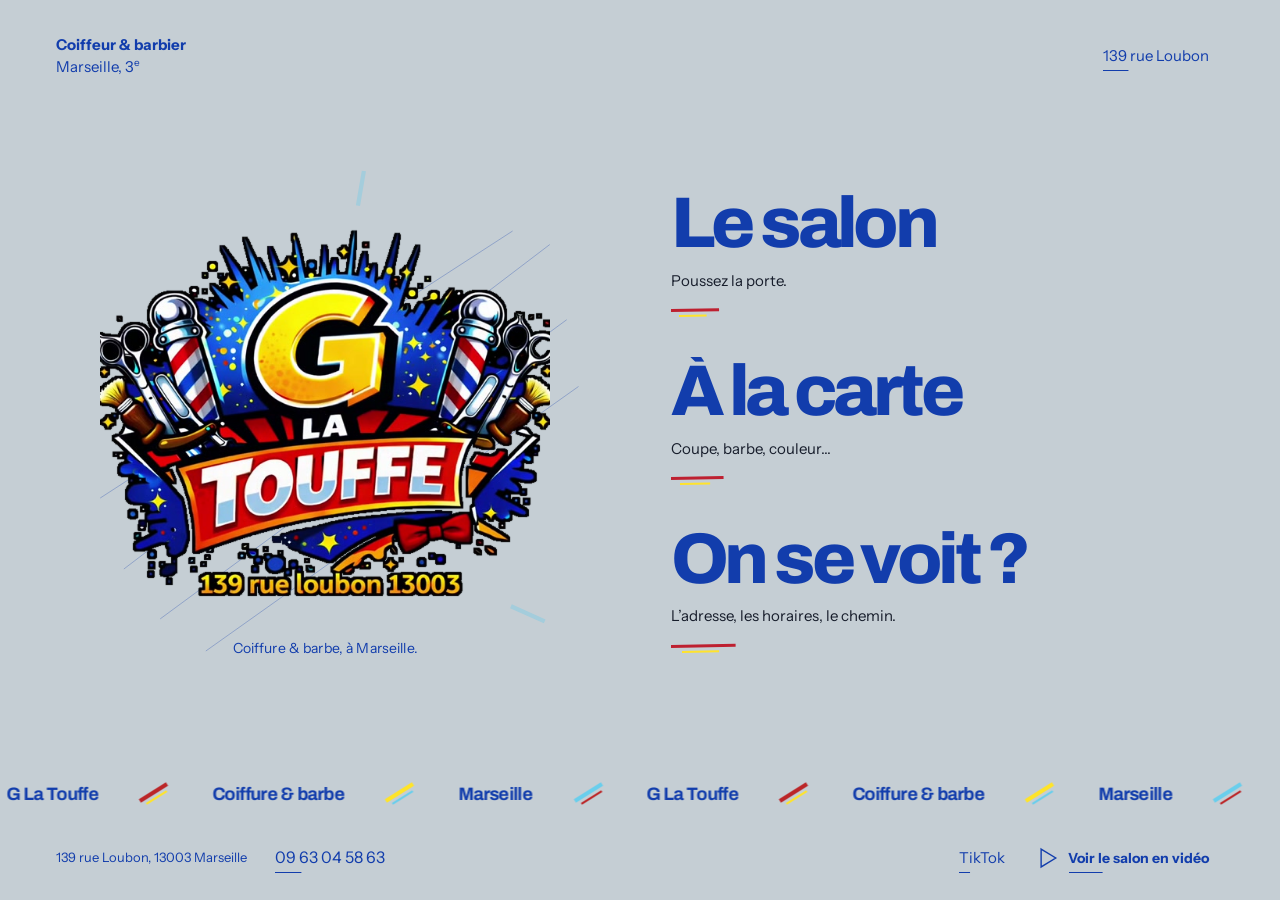
<file: index.html>
<!DOCTYPE html>
<html lang="fr" data-theme="index"><head><meta charset="utf-8">
<meta name="robots" content="noindex, nofollow, noarchive, noimageindex">
<meta name="referrer" content="no-referrer">
<meta property="og:type" content="website">
<meta property="og:locale" content="fr_FR">
<meta property="og:site_name" content="G La Touffe">
<meta property="og:title" content="G La Touffe — Coiffeur &amp; barbier à Marseille">
<meta property="og:description" content="Découvrez le salon, ses prestations et préparez votre visite au 139 rue Loubon, Marseille.">
<meta property="og:url" content="https://dyme133.github.io/g-la-touffe/">
<meta property="og:image" content="https://dyme133.github.io/g-la-touffe/assets/logo-glatouffe-transparent.png">
<meta property="og:image:width" content="576">
<meta property="og:image:height" content="576">
<meta property="og:image:alt" content="Logo de G La Touffe, coiffeur et barbier à Marseille">
<meta http-equiv="Content-Security-Policy" content="default-src 'none'; script-src 'self'; style-src 'self' 'unsafe-inline'; img-src 'self'; font-src 'self'; media-src 'self'; connect-src 'none'; object-src 'none'; base-uri 'none'; form-action 'none'; frame-src 'none'">
<script src="navigation.js"></script><meta name="viewport" content="width=device-width,initial-scale=1"><meta name="theme-color" content="#c5ced4"><meta name="description" content="G La Touffe, coiffeur et barbier à Marseille 3e. Découvrez le salon, ses prestations et préparez votre visite au 139 rue Loubon."><title>Coiffeur &amp; barbier à Marseille — G La Touffe</title><link rel="icon" type="image/png" href="assets/logo-glatouffe-64.png"><link rel="stylesheet" href="styles.css"><link rel="stylesheet" href="film-immersif.css"><link rel="stylesheet" href="signature-finitions.css"><link rel="preload" href="assets/fonts/archivo-normal-latin.woff2" as="font" type="font/woff2" crossorigin><script defer src="assets/vendor/gsap-3.13.0.min.js"></script><script defer src="app.js"></script></head>
<body class="index-page" data-page="index"><a class="skip-link" href="#contenu">Aller au contenu</a>
<header class="site-header"><p class="trade">Coiffeur &amp; barbier<br><span>Marseille, 3<sup>e</sup></span></p><div class="header-end"><a class="ink-link" href="venir.html">139 rue Loubon</a></div></header>
<main id="contenu" class="entrance" tabindex="-1"><h1 class="sr-only">G La Touffe, coiffeur et barbier à Marseille</h1><div class="brand-world"><svg class="brand-rays" viewBox="0 0 700 650" fill="none" aria-hidden="true"><path d="M112 512 616 128M84 428 572 112M155 571 636 217M209 609 650 296" stroke="currentColor"/><path d="m122 318-35-6m483 244 40 18M389 82l7-41" stroke="currentColor" stroke-width="3"/></svg><div class="brand-mark"><img src="assets/logo-glatouffe-transparent.png" alt="G La Touffe" width="576" height="576"></div><p class="brand-location">Coiffure &amp; barbe, à Marseille.</p></div><nav class="destination-menu" aria-label="Découvrir G La Touffe"><a class="destination" href="salon.html"><span class="destination-title"><span>Le salon</span></span><span class="destination-detail">Poussez la porte.</span><span class="destination-stroke" aria-hidden="true"></span></a><a class="destination" href="prestations.html"><span class="destination-title"><span>À la carte</span></span><span class="destination-detail">Coupe, barbe, couleur…</span><span class="destination-stroke" aria-hidden="true"></span></a><a class="destination" href="venir.html"><span class="destination-title"><span>On se voit ?</span></span><span class="destination-detail">L’adresse, les horaires, le chemin.</span><span class="destination-stroke" aria-hidden="true"></span></a></nav></main>
<div class="signature-ribbon" aria-hidden="true"><div class="ribbon-track"><span><b>G La Touffe</b><i></i><b>Coiffure &amp; barbe</b><i></i><b>Marseille</b><i></i><b>G La Touffe</b><i></i><b>Coiffure &amp; barbe</b><i></i><b>Marseille</b><i></i></span><span><b>G La Touffe</b><i></i><b>Coiffure &amp; barbe</b><i></i><b>Marseille</b><i></i><b>G La Touffe</b><i></i><b>Coiffure &amp; barbe</b><i></i><b>Marseille</b><i></i></span></div></div>
<footer class="site-footer"><a class="footer-home" href="venir.html">139 rue Loubon, 13003 Marseille</a><a class="ink-link footer-phone" href="tel:+33963045863" aria-label="Appeler le salon au 09 63 04 58 63">09&nbsp;63&nbsp;04&nbsp;58&nbsp;63</a><a class="ink-link social-link" href="https://www.tiktok.com/@glatouffe" target="_blank" rel="noopener noreferrer">TikTok<span class="sr-only"> (nouvel onglet)</span></a><a class="ink-link video-link" href="assets/visite-du-salon-web.mp4" data-open-film aria-haspopup="dialog"><svg viewBox="0 0 32 32" fill="none" aria-hidden="true"><path d="m10 5 18 11-18 11V5Z" stroke="currentColor" stroke-width="1.7"/></svg>Voir le salon en vidéo</a></footer>
<dialog class="film-dialog" aria-labelledby="film-title" aria-describedby="film-description"><div class="film-toolbar"><h2 id="film-title">Un tour chez G La Touffe.</h2><button type="button" class="ink-link" data-close-film autofocus>Fermer <span aria-hidden="true">×</span></button></div><div class="film-stage"><div class="film-screen"><video id="salon-film" controls playsinline muted preload="none" width="576" height="1024" data-poster="assets/salon-hero-960.webp" aria-label="Visite sans son du salon : postes, miroirs et espace d’attente."><source src="assets/visite-du-salon-web.mp4" type="video/mp4"><p><a href="assets/visite-du-salon-web.mp4">Ouvrir la vidéo du salon</a></p></video><div class="film-finish" hidden><p>Un tour de plus ?</p><button type="button" class="ink-link" data-replay-film>Revoir le salon <span aria-hidden="true">↻</span></button></div></div></div><p id="film-description" class="film-description">Une visite sans son.<br> Les postes, les miroirs, le salon.</p><p class="film-status" role="status" hidden>Utilisez les commandes pour lancer la vidéo, ou <a href="assets/visite-du-salon-web.mp4">ouvrez le fichier</a>.</p></dialog></body></html>
</file>
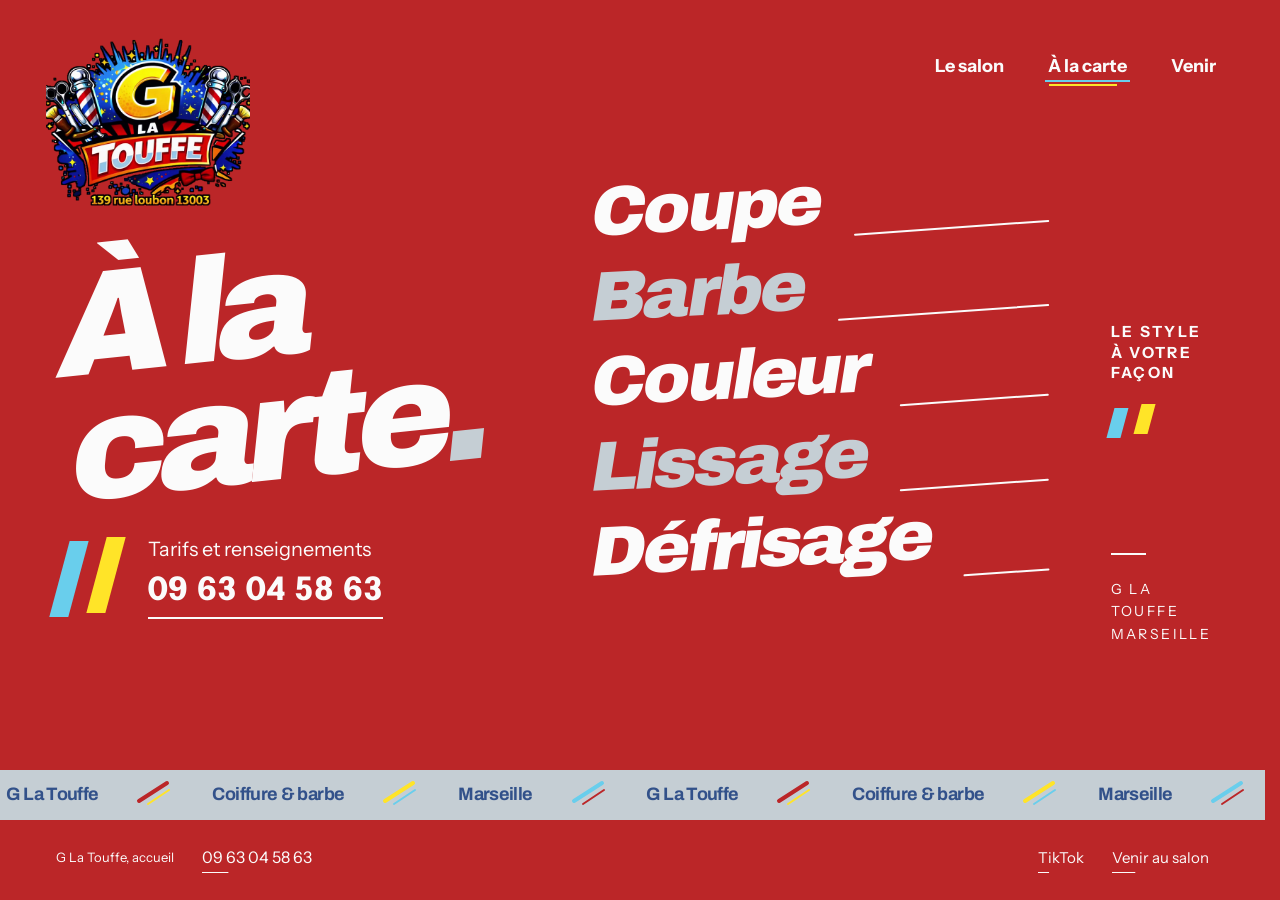
<file: prestations.html>
<!DOCTYPE html>
<html lang="fr" data-theme="prestations">
<head>
  <meta charset="utf-8">
  <meta name="robots" content="noindex, nofollow, noarchive, noimageindex">
  <meta name="referrer" content="no-referrer">
  <meta property="og:type" content="website">
  <meta property="og:locale" content="fr_FR">
  <meta property="og:site_name" content="G La Touffe">
  <meta property="og:title" content="À la carte — G La Touffe">
  <meta property="og:description" content="Coupe, barbe, couleur, lissage et défrisage. Tarifs et renseignements au 09 63 04 58 63.">
  <meta property="og:url" content="https://dyme133.github.io/g-la-touffe/prestations.html">
  <meta property="og:image" content="https://dyme133.github.io/g-la-touffe/assets/logo-glatouffe-transparent.png">
  <meta property="og:image:width" content="576">
  <meta property="og:image:height" content="576">
  <meta property="og:image:alt" content="Logo de G La Touffe, coiffeur et barbier à Marseille">
  <meta http-equiv="Content-Security-Policy" content="default-src 'none'; script-src 'self'; style-src 'self' 'unsafe-inline'; img-src 'self'; font-src 'self'; media-src 'self'; connect-src 'none'; object-src 'none'; base-uri 'none'; form-action 'none'; frame-src 'none'">
  <script src="navigation.js"></script>
  <meta name="viewport" content="width=device-width,initial-scale=1"><meta name="theme-color" content="#bb2628">
  <meta name="description" content="Coupe, barbe, couleur, lissage et défrisage chez G La Touffe à Marseille. Tarifs et renseignements au 09 63 04 58 63.">
  <title>À la carte — G La Touffe</title><link rel="icon" href="assets/logo-glatouffe-64.png" type="image/png">
  <link rel="stylesheet" href="styles.css"><link rel="stylesheet" href="signature-finitions.css"><link rel="stylesheet" href="affiche.css">
  <link rel="preload" href="assets/fonts/archivo-normal-latin.woff2" as="font" type="font/woff2" crossorigin>
  <script defer src="assets/vendor/gsap-3.13.0.min.js"></script><script defer src="app.js"></script><script defer src="affiche.js"></script>
</head>
<body class="prestations-page affiche" data-page="prestations">
<a class="skip-link" href="#contenu">Aller au contenu</a>
<header class="affiche-header"><a class="affiche-brand" href="index.html" aria-label="G La Touffe, accueil"><img src="assets/logo-glatouffe-transparent.png" srcset="assets/logo-glatouffe-200.png 200w, assets/logo-glatouffe-transparent.png 576w" sizes="(max-width: 370px) 86px, (max-width: 760px) 115px, (max-width: 969px) 155px, (max-width: 1687px) 16vw, 270px" alt="G La Touffe" width="576" height="576"></a><nav class="page-nav" aria-label="Navigation principale"><a href="salon.html">Le salon</a><a href="prestations.html" aria-current="page">À la carte</a><a href="venir.html">Venir</a></nav></header>
<main id="contenu" tabindex="-1">
  <section class="poster-stage carte-poster" aria-labelledby="carte-title">
    <div class="poster-lead"><h1 class="poster-title" id="carte-title"><span>À la</span><span>carte<span class="title-point">.</span></span></h1><div class="poster-practical"><span class="double-slash" aria-hidden="true"></span><div><p>Tarifs et renseignements</p><a class="poster-phone" href="tel:+33963045863" aria-label="Appeler le salon au 09 63 04 58 63">09&nbsp;63&nbsp;04&nbsp;58&nbsp;63</a></div></div></div>
    <ul class="poster-menu">
      <li><span>Coupe</span><i aria-hidden="true"><svg viewBox="0 0 400 32" width="400" height="32" focusable="false"><defs><linearGradient id="menu-ink-0" x1="0%" y1="0%" x2="100%" y2="0%"><stop offset="65%" stop-color="#69ceec"/><stop offset="65%" stop-color="#ffe428"/></linearGradient></defs><path class="menu-rule" d="M2 30 398 2" vector-effect="non-scaling-stroke"/><path class="menu-colour" d="M2 30 398 2" pathLength="1" stroke="url(#menu-ink-0)" vector-effect="non-scaling-stroke"/></svg></i></li>
      <li><span>Barbe</span><i aria-hidden="true"><svg viewBox="0 0 400 32" width="400" height="32" focusable="false"><defs><linearGradient id="menu-ink-1" x1="0%" y1="0%" x2="100%" y2="0%"><stop offset="65%" stop-color="#69ceec"/><stop offset="65%" stop-color="#ffe428"/></linearGradient></defs><path class="menu-rule" d="M2 30 398 2" vector-effect="non-scaling-stroke"/><path class="menu-colour" d="M2 30 398 2" pathLength="1" stroke="url(#menu-ink-1)" vector-effect="non-scaling-stroke"/></svg></i></li>
      <li><span>Couleur</span><i aria-hidden="true"><svg viewBox="0 0 400 32" width="400" height="32" focusable="false"><defs><linearGradient id="menu-ink-2" x1="0%" y1="0%" x2="100%" y2="0%"><stop offset="65%" stop-color="#69ceec"/><stop offset="65%" stop-color="#ffe428"/></linearGradient></defs><path class="menu-rule" d="M2 30 398 2" vector-effect="non-scaling-stroke"/><path class="menu-colour" d="M2 30 398 2" pathLength="1" stroke="url(#menu-ink-2)" vector-effect="non-scaling-stroke"/></svg></i></li>
      <li><span>Lissage</span><i aria-hidden="true"><svg viewBox="0 0 400 32" width="400" height="32" focusable="false"><defs><linearGradient id="menu-ink-3" x1="0%" y1="0%" x2="100%" y2="0%"><stop offset="65%" stop-color="#69ceec"/><stop offset="65%" stop-color="#ffe428"/></linearGradient></defs><path class="menu-rule" d="M2 30 398 2" vector-effect="non-scaling-stroke"/><path class="menu-colour" d="M2 30 398 2" pathLength="1" stroke="url(#menu-ink-3)" vector-effect="non-scaling-stroke"/></svg></i></li>
      <li><span>Défrisage</span><i aria-hidden="true"><svg viewBox="0 0 400 32" width="400" height="32" focusable="false"><defs><linearGradient id="menu-ink-4" x1="0%" y1="0%" x2="100%" y2="0%"><stop offset="65%" stop-color="#69ceec"/><stop offset="65%" stop-color="#ffe428"/></linearGradient></defs><path class="menu-rule" d="M2 30 398 2" vector-effect="non-scaling-stroke"/><path class="menu-colour" d="M2 30 398 2" pathLength="1" stroke="url(#menu-ink-4)" vector-effect="non-scaling-stroke"/></svg></i></li>
    </ul>
    <aside class="poster-aside"><p class="aside-trade">Le style<br>à votre<br>façon</p><span class="double-slash small-slash" aria-hidden="true"></span><p class="aside-bottom">G La Touffe<br>Marseille</p></aside>
  </section>
</main>
<div class="signature-ribbon" aria-hidden="true"><div class="ribbon-track"><span><b>G La Touffe</b><i><svg viewBox="0 0 36 32" width="36" height="32" focusable="false"><path d="M2 22 30 4"/><path d="M11 25 32 11"/></svg></i><b>Coiffure &amp; barbe</b><i><svg viewBox="0 0 36 32" width="36" height="32" focusable="false"><path d="M2 22 30 4"/><path d="M11 25 32 11"/></svg></i><b>Marseille</b><i><svg viewBox="0 0 36 32" width="36" height="32" focusable="false"><path d="M2 22 30 4"/><path d="M11 25 32 11"/></svg></i><b>G La Touffe</b><i><svg viewBox="0 0 36 32" width="36" height="32" focusable="false"><path d="M2 22 30 4"/><path d="M11 25 32 11"/></svg></i><b>Coiffure &amp; barbe</b><i><svg viewBox="0 0 36 32" width="36" height="32" focusable="false"><path d="M2 22 30 4"/><path d="M11 25 32 11"/></svg></i><b>Marseille</b><i><svg viewBox="0 0 36 32" width="36" height="32" focusable="false"><path d="M2 22 30 4"/><path d="M11 25 32 11"/></svg></i></span><span><b>G La Touffe</b><i><svg viewBox="0 0 36 32" width="36" height="32" focusable="false"><path d="M2 22 30 4"/><path d="M11 25 32 11"/></svg></i><b>Coiffure &amp; barbe</b><i><svg viewBox="0 0 36 32" width="36" height="32" focusable="false"><path d="M2 22 30 4"/><path d="M11 25 32 11"/></svg></i><b>Marseille</b><i><svg viewBox="0 0 36 32" width="36" height="32" focusable="false"><path d="M2 22 30 4"/><path d="M11 25 32 11"/></svg></i><b>G La Touffe</b><i><svg viewBox="0 0 36 32" width="36" height="32" focusable="false"><path d="M2 22 30 4"/><path d="M11 25 32 11"/></svg></i><b>Coiffure &amp; barbe</b><i><svg viewBox="0 0 36 32" width="36" height="32" focusable="false"><path d="M2 22 30 4"/><path d="M11 25 32 11"/></svg></i><b>Marseille</b><i><svg viewBox="0 0 36 32" width="36" height="32" focusable="false"><path d="M2 22 30 4"/><path d="M11 25 32 11"/></svg></i></span></div></div>
<footer class="site-footer"><a class="footer-home" href="index.html">G La Touffe, accueil</a><a class="ink-link footer-phone" href="tel:+33963045863" aria-label="Appeler le salon au 09 63 04 58 63">09&nbsp;63&nbsp;04&nbsp;58&nbsp;63</a><a class="ink-link social-link" href="https://www.tiktok.com/@glatouffe" target="_blank" rel="noopener noreferrer">TikTok<span class="sr-only"> (nouvel onglet)</span></a><a class="ink-link" href="venir.html">Venir au salon</a></footer>
</body></html>
</file>
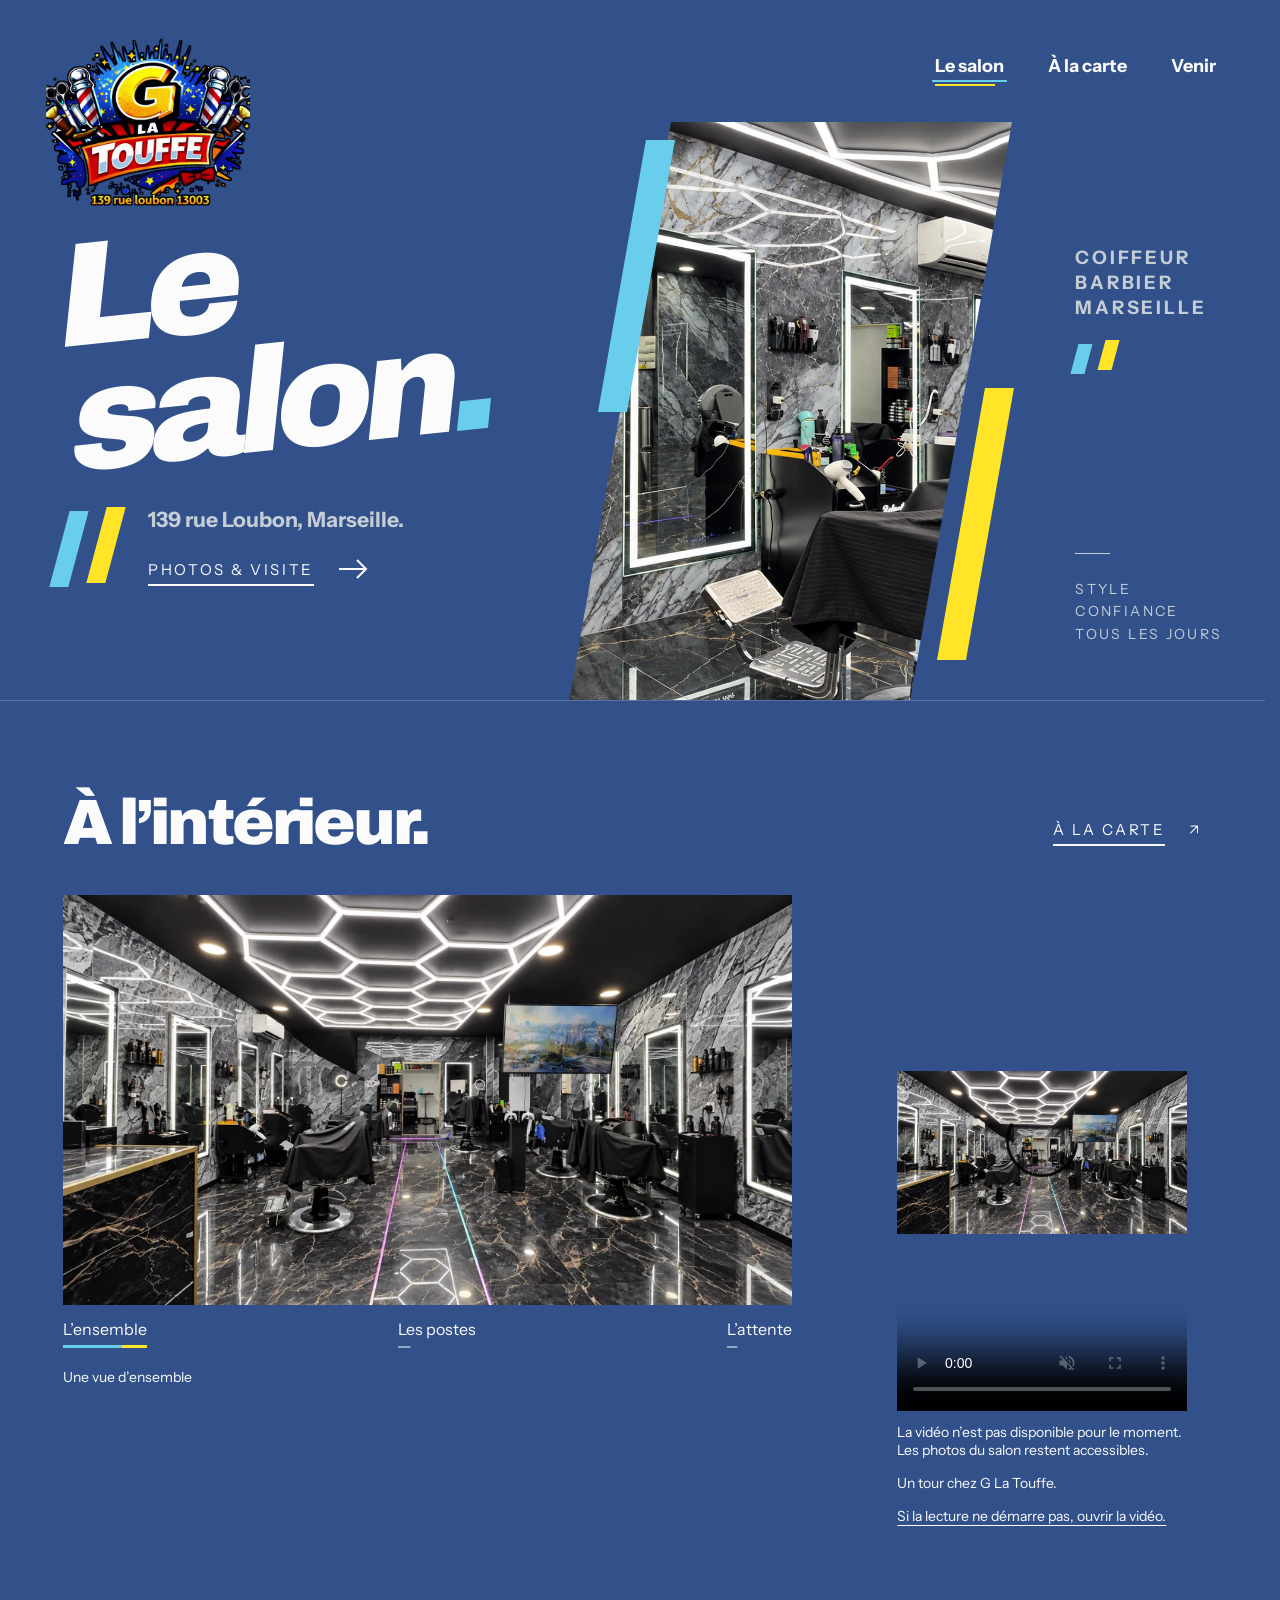
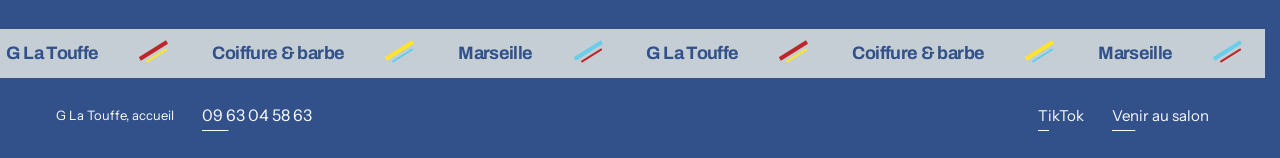
<file: salon.html>
<!DOCTYPE html>
<html lang="fr" data-theme="salon">
<head>
  <meta charset="utf-8">
  <meta name="robots" content="noindex, nofollow, noarchive, noimageindex">
  <meta name="referrer" content="no-referrer">
  <meta property="og:type" content="website">
  <meta property="og:locale" content="fr_FR">
  <meta property="og:site_name" content="G La Touffe">
  <meta property="og:title" content="Le salon — G La Touffe">
  <meta property="og:description" content="Les photos et la visite du salon, au 139 rue Loubon à Marseille.">
  <meta property="og:url" content="https://dyme133.github.io/g-la-touffe/salon.html">
  <meta property="og:image" content="https://dyme133.github.io/g-la-touffe/assets/logo-glatouffe-transparent.png">
  <meta property="og:image:width" content="576">
  <meta property="og:image:height" content="576">
  <meta property="og:image:alt" content="Logo de G La Touffe, coiffeur et barbier à Marseille">
  <meta http-equiv="Content-Security-Policy" content="default-src 'none'; script-src 'self'; style-src 'self' 'unsafe-inline'; img-src 'self'; font-src 'self'; media-src 'self'; connect-src 'none'; object-src 'none'; base-uri 'none'; form-action 'none'; frame-src 'none'">
  <script src="navigation.js"></script>
  <meta name="viewport" content="width=device-width,initial-scale=1">
  <meta name="theme-color" content="#32518a">
  <meta name="description" content="Découvrez G La Touffe, coiffeur et barbier au 139 rue Loubon à Marseille : photos et visite du salon.">
  <title>Le salon — G La Touffe</title>
  <link rel="icon" href="assets/logo-glatouffe-64.png" type="image/png">
  <link rel="stylesheet" href="styles.css"><link rel="stylesheet" href="signature-finitions.css"><link rel="stylesheet" href="affiche.css">
  <link rel="preload" href="assets/fonts/archivo-normal-latin.woff2" as="font" type="font/woff2" crossorigin>
  <script defer src="assets/vendor/gsap-3.13.0.min.js"></script><script defer src="app.js"></script><script defer src="affiche.js"></script>
</head>
<body class="salon-page affiche" data-page="salon">
<a class="skip-link" href="#contenu">Aller au contenu</a>
<header class="affiche-header">
  <a class="affiche-brand" href="index.html" aria-label="G La Touffe, accueil"><img src="assets/logo-glatouffe-transparent.png" srcset="assets/logo-glatouffe-200.png 200w, assets/logo-glatouffe-transparent.png 576w" sizes="(max-width: 370px) 86px, (max-width: 760px) 115px, (max-width: 969px) 155px, (max-width: 1687px) 16vw, 270px" alt="G La Touffe" width="576" height="576"></a>
  <nav class="page-nav" aria-label="Navigation principale"><a href="salon.html" aria-current="page">Le salon</a><a href="prestations.html">À la carte</a><a href="venir.html">Venir</a></nav>
</header>
<main id="contenu" tabindex="-1">
  <section class="poster-stage salon-poster" aria-labelledby="salon-title">
    <div class="poster-lead">
      <h1 class="poster-title" id="salon-title"><span>Le</span><span>salon<span class="title-point">.</span></span></h1>
      <div class="poster-practical"><span class="double-slash" aria-hidden="true"></span><div><p>139 rue Loubon, Marseille.</p><a class="poster-link" href="#les-photos"><span>Photos &amp; visite</span><svg viewBox="0 0 32 24" aria-hidden="true" fill="none"><path d="M1 12h27M19 3l9 9-9 9" stroke="currentColor" stroke-width="2"/></svg></a></div></div>
    </div>
    <div class="poster-picture"><span class="picture-mark cyan-mark" aria-hidden="true"></span><div class="picture-cut"><img src="assets/salon-stations-wide-1920x1080.webp" srcset="assets/salon-stations-960.webp 960w, assets/salon-stations-wide-1920x1080.webp 1920w" sizes="(max-width: 760px) 960px, (max-width: 1150px) 1000px, 1550px" alt="Fauteuils, miroirs lumineux et murs marbrés du salon" width="1920" height="1080" fetchpriority="high"></div><span class="picture-mark yellow-mark" aria-hidden="true"></span></div>
    <aside class="poster-aside"><p class="aside-trade">Coiffeur<br>Barbier<br>Marseille</p><span class="double-slash small-slash" aria-hidden="true"></span><p class="aside-bottom">Style<br>Confiance<br>Tous les jours</p></aside>
  </section>
  <section class="affiche-photos" id="les-photos" tabindex="-1" aria-labelledby="photos-title">
    <div class="photos-heading"><h2 id="photos-title">À l’intérieur.</h2><a class="poster-link" href="prestations.html"><span>À la carte</span><span aria-hidden="true">↗</span></a></div>
    <div class="photos-layout"><figure class="affiche-gallery">
      <div class="photo-mask" aria-busy="false"><img id="salon-photo" src="assets/salon-hero-wide-1920x1080.webp" srcset="assets/salon-hero-384.webp 384w, assets/salon-hero-960.webp 960w, assets/salon-hero-wide-1920x1080.webp 1920w" sizes="(min-width: 900px) 62vw, 92vw" alt="L’allée centrale et les fauteuils du salon G La Touffe" width="1920" height="1080" loading="lazy"></div>
      <figcaption><div class="photo-choices" hidden role="group" aria-label="Choisir une vue du salon"><button type="button" data-view="hero" aria-pressed="true" aria-controls="salon-photo">L’ensemble</button><button type="button" data-view="stations" aria-pressed="false" aria-controls="salon-photo">Les postes</button><button type="button" data-view="lounge" aria-pressed="false" aria-controls="salon-photo">L’attente</button></div><span class="photo-caption" id="photo-caption" aria-live="polite">Une vue d’ensemble</span><span class="photo-position sr-only">1 / 3</span><noscript><p><a href="assets/salon-stations-wide-1920x1080.webp">Voir les postes de coiffure</a></p></noscript></figcaption>
    </figure><figure class="affiche-film">
      <!-- [html-validate-disable-next no-autoplay] -->
      <video data-preview data-src="assets/visite-du-salon-web.mp4" autoplay muted loop playsinline controls controlslist="nofullscreen noremoteplayback" disablepictureinpicture preload="none" poster="assets/salon-hero-960.webp" width="576" height="1024" aria-label="Visite sans son du salon : postes, miroirs et espace d’attente."><p>La vidéo n’est pas disponible dans ce navigateur.</p></video>
      <p data-preview-status role="status" hidden>La vidéo n’est pas disponible pour le moment. Les photos restent accessibles.</p><figcaption>Un tour chez G La Touffe.<a class="preview-fallback" data-preview-fallback href="assets/visite-du-salon-web.mp4">Si la lecture ne démarre pas, ouvrir la vidéo.</a></figcaption>
    </figure></div>
  </section>
</main>
<div class="signature-ribbon" aria-hidden="true"><div class="ribbon-track"><span><b>G La Touffe</b><i></i><b>Coiffure &amp; barbe</b><i></i><b>Marseille</b><i></i><b>G La Touffe</b><i></i><b>Coiffure &amp; barbe</b><i></i><b>Marseille</b><i></i></span><span><b>G La Touffe</b><i></i><b>Coiffure &amp; barbe</b><i></i><b>Marseille</b><i></i><b>G La Touffe</b><i></i><b>Coiffure &amp; barbe</b><i></i><b>Marseille</b><i></i></span></div></div>
<footer class="site-footer"><a class="footer-home" href="index.html">G La Touffe, accueil</a><a class="ink-link footer-phone" href="tel:+33963045863" aria-label="Appeler le salon au 09 63 04 58 63">09&nbsp;63&nbsp;04&nbsp;58&nbsp;63</a><a class="ink-link social-link" href="https://www.tiktok.com/@glatouffe" target="_blank" rel="noopener noreferrer">TikTok<span class="sr-only"> (nouvel onglet)</span></a><a class="ink-link" href="venir.html">Venir au salon</a></footer>
</body></html>
</file>
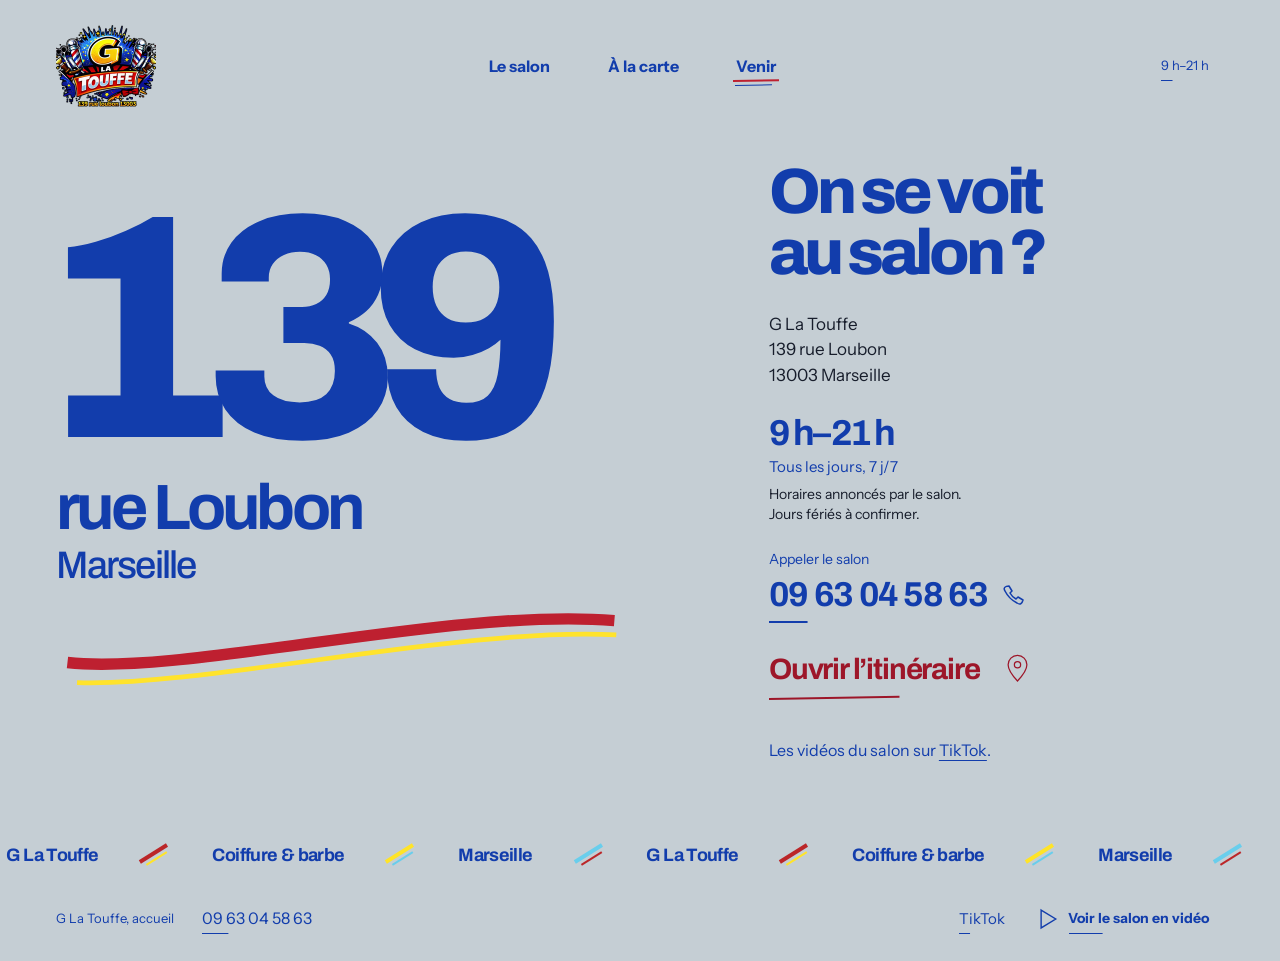
<file: venir.html>
<!DOCTYPE html>
<html lang="fr" data-theme="venir"><head><meta charset="utf-8">
<meta name="robots" content="noindex, nofollow, noarchive, noimageindex">
<meta name="referrer" content="no-referrer">
<meta property="og:type" content="website">
<meta property="og:locale" content="fr_FR">
<meta property="og:site_name" content="G La Touffe">
<meta property="og:title" content="Venir au salon — G La Touffe">
<meta property="og:description" content="139 rue Loubon, 13003 Marseille. Adresse, horaires, itinéraire et contact du salon.">
<meta property="og:url" content="https://dyme133.github.io/g-la-touffe/venir.html">
<meta property="og:image" content="https://dyme133.github.io/g-la-touffe/assets/logo-glatouffe-transparent.png">
<meta property="og:image:width" content="576">
<meta property="og:image:height" content="576">
<meta property="og:image:alt" content="Logo de G La Touffe, coiffeur et barbier à Marseille">
<meta http-equiv="Content-Security-Policy" content="default-src 'none'; script-src 'self'; style-src 'self' 'unsafe-inline'; img-src 'self'; font-src 'self'; media-src 'self'; connect-src 'none'; object-src 'none'; base-uri 'none'; form-action 'none'; frame-src 'none'">
<script src="navigation.js"></script><meta name="viewport" content="width=device-width,initial-scale=1"><meta name="theme-color" content="#c5ced4"><meta name="description" content="Retrouvez G La Touffe au 139 rue Loubon, 13003 Marseille. Horaires du salon et itinéraire pour votre prochain passage."><title>Venir au salon — G La Touffe</title><link rel="icon" type="image/png" href="assets/logo-glatouffe-64.png"><link rel="stylesheet" href="styles.css"><link rel="stylesheet" href="film-immersif.css"><link rel="stylesheet" href="signature-finitions.css"><link rel="preload" href="assets/fonts/archivo-normal-latin.woff2" as="font" type="font/woff2" crossorigin><script defer src="assets/vendor/gsap-3.13.0.min.js"></script><script defer src="app.js"></script></head>
<body class="venir-page" data-page="venir"><a class="skip-link" href="#contenu">Aller au contenu</a>
<header class="site-header"><a class="mini-brand" href="index.html" aria-label="G La Touffe, accueil"><img src="assets/logo-glatouffe-200.png" alt="G La Touffe" width="576" height="576"></a><nav class="page-nav" aria-label="Navigation principale"><a href="salon.html">Le salon</a><a href="prestations.html">À la carte</a><a href="venir.html" aria-current="page">Venir</a></nav><div class="header-end"><a class="ink-link header-hours" href="venir.html" aria-label="Horaires et adresse : 9 h à 21 h">9 h–21 h</a></div></header>
<main id="contenu" class="visit-stage" tabindex="-1"><div class="address-art" aria-hidden="true"><span class="address-number">139</span><span class="address-street">rue Loubon</span><span class="address-city">Marseille</span><svg viewBox="0 0 600 100" fill="none"><path d="M12 74C134 88 413 16 586 30" stroke="currentColor" stroke-width="12"/><path d="M22 95C154 100 428 36 588 45" stroke="#ffe32c" stroke-width="5"/></svg></div><div class="visit-info"><h1>On se voit<br>au salon ?</h1><address>G La Touffe<br>139 rue Loubon<br>13003 Marseille</address><div class="hours"><strong>9 h–21 h</strong><span>Tous les jours, 7 j/7</span><small>Horaires annoncés par le salon.<br>Jours fériés à confirmer.</small></div><div class="visit-contact"><p class="phone-label">Appeler le salon</p><a class="phone-action" href="tel:+33963045863" aria-label="Appeler le salon au 09 63 04 58 63"><span class="phone-number">09&nbsp;63&nbsp;04&nbsp;58&nbsp;63<svg viewBox="0 0 24 24" fill="none" aria-hidden="true"><path d="m7 3 3 5-2 2c1.6 3 3 4.4 6 6l2-2 5 3c-1 4-3 5-6 3C9 17 6 14 3 8 1 5 3 3 7 3Z" stroke="currentColor" stroke-width="1.5" stroke-linejoin="round"/></svg></span></a></div><a class="ribbon-action route-action" href="https://www.google.com/maps/dir/?api=1&amp;destination=139+rue+Loubon+13003+Marseille" target="_blank" rel="noopener noreferrer"><span>Ouvrir l’itinéraire<span class="sr-only"> dans Google Maps (nouvel onglet)</span></span><svg viewBox="0 0 40 48" fill="none" aria-hidden="true"><path d="M20 44S5 28 5 18a15 15 0 1 1 30 0c0 10-15 26-15 26Z" stroke="currentColor" stroke-width="2"/><circle cx="20" cy="18" r="5" stroke="currentColor" stroke-width="2"/></svg></a><p class="visit-social">Les vidéos du salon sur <a href="https://www.tiktok.com/@glatouffe" target="_blank" rel="noopener noreferrer">TikTok<span class="sr-only"> (nouvel onglet)</span></a>.</p></div></main>
<div class="signature-ribbon" aria-hidden="true"><div class="ribbon-track"><span><b>G La Touffe</b><i></i><b>Coiffure &amp; barbe</b><i></i><b>Marseille</b><i></i><b>G La Touffe</b><i></i><b>Coiffure &amp; barbe</b><i></i><b>Marseille</b><i></i></span><span><b>G La Touffe</b><i></i><b>Coiffure &amp; barbe</b><i></i><b>Marseille</b><i></i><b>G La Touffe</b><i></i><b>Coiffure &amp; barbe</b><i></i><b>Marseille</b><i></i></span></div></div>
<footer class="site-footer"><a class="footer-home" href="index.html">G La Touffe, accueil</a><a class="ink-link footer-phone" href="tel:+33963045863" aria-label="Appeler le salon au 09 63 04 58 63">09&nbsp;63&nbsp;04&nbsp;58&nbsp;63</a><a class="ink-link social-link" href="https://www.tiktok.com/@glatouffe" target="_blank" rel="noopener noreferrer">TikTok<span class="sr-only"> (nouvel onglet)</span></a><a class="ink-link video-link" href="assets/visite-du-salon-web.mp4" data-open-film aria-haspopup="dialog"><svg viewBox="0 0 32 32" fill="none" aria-hidden="true"><path d="m10 5 18 11-18 11V5Z" stroke="currentColor" stroke-width="1.7"/></svg>Voir le salon en vidéo</a></footer>
<dialog class="film-dialog" aria-labelledby="film-title" aria-describedby="film-description"><div class="film-toolbar"><h2 id="film-title">Un tour chez G La Touffe.</h2><button type="button" class="ink-link" data-close-film autofocus>Fermer <span aria-hidden="true">×</span></button></div><div class="film-stage"><div class="film-screen"><video id="salon-film" controls playsinline muted preload="none" width="576" height="1024" data-poster="assets/salon-hero-960.webp" aria-label="Visite sans son du salon : postes, miroirs et espace d’attente."><source src="assets/visite-du-salon-web.mp4" type="video/mp4"><p><a href="assets/visite-du-salon-web.mp4">Ouvrir la vidéo du salon</a></p></video><div class="film-finish" hidden><p>Un tour de plus ?</p><button type="button" class="ink-link" data-replay-film>Revoir le salon <span aria-hidden="true">↻</span></button></div></div></div><p id="film-description" class="film-description">Une visite sans son.<br> Les postes, les miroirs, le salon.</p><p class="film-status" role="status" hidden>Utilisez les commandes pour lancer la vidéo, ou <a href="assets/visite-du-salon-web.mp4">ouvrez le fichier</a>.</p></dialog></body></html>
</file>
<file: styles.css>
/* Signature base layout. Active interaction refinements follow in signature-finitions.css.
   R15: historical declarations overridden there are removed; stylesheet order remains required. */
@font-face{font-family:Instrument;src:url(assets/fonts/InstrumentSans-Regular.woff2)format("woff2"),url(assets/fonts/InstrumentSans-Regular.ttf)format("truetype");font-weight:400;font-display:swap}
@font-face{font-family:Instrument;src:url(assets/fonts/InstrumentSans-Bold.woff2)format("woff2"),url(assets/fonts/InstrumentSans-Bold.ttf)format("truetype");font-weight:700;font-display:swap}
@font-face{font-family:Archivo;src:url(assets/fonts/archivo-normal-latin.woff2)format("woff2");font-weight:100 900;font-display:swap}
:root{--silver:#c5ced4;--blue:#123dac;--red:#be2030;--yellow:#ffe32c;--cyan:#66ccec;--ink:#171d2b;--pad:clamp(22px,4.4vw,76px);--ease:cubic-bezier(.2,.75,.2,1);color-scheme:light;font-family:Instrument,Arial,sans-serif;color:var(--blue);background:var(--silver)}
*{box-sizing:border-box}
html{scrollbar-gutter:stable}
body{margin:0;min-height:100svh;display:flex;flex-direction:column}
a{color:inherit;text-decoration:none}
button{font:inherit;color:inherit;border:0;background:none;cursor:pointer}
img,svg{display:block}
img{max-width:100%;height:auto}
button,a{-webkit-tap-highlight-color:transparent}
button,summary{touch-action:manipulation}
p,h1,h2,figure{margin:0}
a,button,summary{outline-offset:6px}
main:focus{outline:none;box-shadow:none}
::selection{background:var(--yellow);color:var(--blue)}
[hidden]{display:none!important}
.sr-only{position:absolute;width:1px;height:1px;padding:0;margin:-1px;overflow:hidden;clip-path:inset(50%);white-space:nowrap;border:0}
.skip-link{position:fixed;top:12px;left:20px;padding:12px 18px;background:var(--yellow);color:var(--blue);z-index:100;transform:translateY(-160%)}
.skip-link:focus{transform:none}
.site-header{min-height:112px;display:flex;align-items:center;justify-content:space-between;gap:24px;padding:12px var(--pad);position:relative;z-index:2}
.trade{font-size:15px;font-weight:700;line-height:1.45}
.trade span{font-weight:400}
.trade sup{font-size:10px}
.header-end{display:flex;gap:40px;align-items:center}
.ink-link{position:relative;display:inline-flex;align-items:center;gap:9px;min-height:44px;font-size:15px;line-height:1.35}
.ink-link::after{content:"";position:absolute;bottom:7px;left:0;right:0;background:currentColor;transform-origin:left}
.ink-link:hover::after,.ink-link:focus-visible::after{transform:scaleX(1)}
.mini-brand{flex-shrink:0;display:block}
.mini-brand img{aspect-ratio:1;object-fit:contain}
.page-nav{display:flex;align-items:center;gap:clamp(22px,4vw,60px);margin-left:auto;margin-right:auto}
.page-nav a{position:relative;display:flex;align-items:center;min-height:44px;font-size:16px}
.page-nav a[aria-current],.page-nav a:hover{font-weight:700}
.site-footer{display:flex;align-items:center;padding:20px var(--pad) 25px;font-size:13px;line-height:1.4;margin-top:auto}
.footer-home{padding-block:12px;min-height:44px}
.footer-home:hover{text-decoration:underline;text-underline-offset:5px}
.social-link{margin-left:auto}
.video-link{font-weight:700}
.video-link svg{width:26px;height:26px;flex-shrink:0}
.video-link::after{left:36px}
.entrance{display:grid;grid-template-columns:1fr 1fr;gap:clamp(30px,6vw,105px);align-items:center;padding:15px var(--pad) 25px}
.brand-world{position:relative;min-width:0;display:grid;place-items:center;align-self:stretch;align-content:center}
.brand-mark{position:relative;z-index:1;isolation:isolate}
.brand-mark img{width:100%;aspect-ratio:1;object-fit:contain}
.brand-rays{position:absolute;width:110%;height:110%;max-width:650px;max-height:650px;left:50%;top:48%;transform:translate(-50%,-50%);color:var(--blue);pointer-events:none}
.brand-location{position:relative;letter-spacing:.01em}
.destination-menu{display:flex;flex-direction:column;align-items:flex-start;padding:15px 0 25px;min-width:0}
.destination{position:relative;display:grid;line-height:.95;isolation:isolate}
.destination-title{font-family:Archivo,Arial,sans-serif;letter-spacing:-.064em;font-size:clamp(44px,5.6vw,93px);font-weight:800;position:relative;z-index:1;white-space:nowrap}
.destination-detail{letter-spacing:0;line-height:1.5;color:var(--ink)}
.destination:hover .destination-title{color:var(--red)}
.prestations-page{background:var(--red)}
.prestations-page .page-nav a::after{background:var(--silver)}
.service-stage{padding:32px var(--pad) 40px;display:grid;grid-template-columns:1fr 1.2fr;column-gap:clamp(60px,12vw,185px);row-gap:22px;align-items:start}
.service-preface{grid-column:1;grid-row:1}
.service-preface h1{font:800 clamp(90px,10vw,156px)/.84 Archivo,Arial,sans-serif;letter-spacing:-.075em;margin:8px 0 32px}
.service-preface p{font-size:21px;line-height:1.35;margin-bottom:22px}
.service-list{grid-column:2;grid-row:1/3;padding-top:0}
.service{border-bottom:1px solid #ffe32c70}
.service summary{list-style:none;padding:14px 0;display:flex;align-items:center;justify-content:space-between;gap:20px;cursor:pointer;font:700 clamp(32px,3.7vw,57px)/1.06 Archivo,Arial,sans-serif;letter-spacing:-.045em}
.service summary::-webkit-details-marker{display:none}
.service-symbol{position:relative;flex-shrink:0}
.service-symbol::before,.service-symbol::after{content:"";position:absolute;left:0;width:100%;background:currentColor}
.service-symbol::after{transform:rotate(90deg);transition:transform .25s var(--ease)}
.service[open] .service-symbol::after{transform:rotate(0)}
.service-answer{color:#fff4e2;padding:0 36px 28px 0;max-width:470px;font-size:15px;line-height:1.55}
.service-answer p+p{margin-top:9px;opacity:.92}
.service-answer p:first-child{font-weight:700}
.service-practical{grid-column:1;grid-row:2;align-self:end;padding-top:15px}
.service-practical p{line-height:1.5;margin-bottom:24px}
.ribbon-action{display:inline-flex;align-items:center;gap:25px;position:relative;padding:5px 0 18px;font-family:Archivo,Arial,sans-serif;font-size:clamp(21px,2.2vw,32px);font-weight:700;letter-spacing:-.04em;isolation:isolate}
.ribbon-action::after{content:"";position:absolute;bottom:4px;left:0;right:0;background:currentColor;transform-origin:left;transition:transform .3s var(--ease)}
.ribbon-action:hover::after{transform:rotate(0) scaleX(.65)}
.ribbon-action svg{height:35px;flex-shrink:0;transition:transform .3s var(--ease)}
.ribbon-action:hover svg{transform:translateY(-5px)}
.visit-stage{display:grid;grid-template-columns:1.3fr 1fr;gap:clamp(50px,11vw,170px);align-items:center;padding:30px var(--pad) 45px}
.address-art{position:relative;display:flex;flex-direction:column;color:var(--blue);font-family:Archivo,Arial,sans-serif;padding-bottom:45px;align-items:flex-start}
.address-number{font-size:clamp(160px,25vw,390px);font-weight:800;line-height:.8;letter-spacing:-.105em;margin-left:-.065em}
.address-street{font-size:clamp(36px,5vw,76px);font-weight:700;letter-spacing:-.06em;line-height:1.1;margin-top:15px}
.address-city{font-size:clamp(25px,3vw,44px);font-weight:500;letter-spacing:-.045em;line-height:1.1}
.address-art svg{width:110%;margin-top:6px;color:var(--red)}
.visit-info h1{font:800 clamp(43px,5vw,74px)/.95 Archivo,Arial,sans-serif;letter-spacing:-.065em;margin-bottom:28px}
.visit-info address{font-style:normal;font-size:17px;line-height:1.5;color:var(--ink)}
.hours{display:grid;gap:3px;margin:26px 0}
.hours strong{font:700 36px/1.1 Archivo,Arial,sans-serif;letter-spacing:-.05em}
.hours span{font-size:15px}
.hours small{line-height:1.45;color:var(--ink);margin-top:5px}
.route-action{color:var(--red);font-size:clamp(21px,2.3vw,32px)}
.visit-social{margin-top:24px;line-height:1.5}
.visit-social a{text-decoration:underline;text-underline-offset:4px}
html:has(.film-dialog[open]){overflow:hidden}
@media (min-width:1600px) {
  .entrance,.service-stage,.visit-stage{width:min(100%,1800px);margin-inline:auto}
  .destination-title{font-size:98px}
}
@media (max-width:1100px) {
  .service-stage{column-gap:70px}
  .service-preface h1{font-size:105px}
  .service summary{font-size:40px}
  .visit-stage{gap:65px}
  .destination-title{font-size:5.5vw}
  .header-end{gap:20px}
}
@media (max-width:760px) {
  :root{--pad:22px}
  .site-header{min-height:94px;gap:18px}
  .trade{font-size:13px}
  .header-end>.ink-link{display:none}
  .header-end{gap:0}
  .page-nav{gap:21px;margin:0 0 0 auto}
  .page-nav a{font-size:13px}
  .site-header:has(.mini-brand){flex-wrap:wrap;gap:0 18px}
  .site-header:has(.mini-brand) .header-end{flex-basis:100%;justify-content:flex-end;margin-top:-10px}
  .site-footer{flex-wrap:wrap;padding:24px var(--pad);font-size:12px}
  .site-footer .social-link{margin-left:0;font-size:13px}
  .site-footer .footer-home{flex-basis:calc(100% - 74px)}
  .site-footer .video-link{margin-top:-10px}
  .entrance{grid-template-columns:1fr;gap:10px;padding:0 var(--pad) 24px}
  .brand-world{align-self:auto;max-width:420px;width:100%;margin:auto}
  .brand-mark{max-width:85vw}
  .brand-rays{width:95%;height:100%;top:45%}
  .destination-menu{padding:18px 8px 8px;width:min(100%,470px);margin:auto}
  .destination{padding-bottom:19px}
  .destination-title{font-size:clamp(45px,9vw,66px)}
  .service-stage{grid-template-columns:1fr;gap:24px;padding-top:20px}
  .service-preface{grid-column:1;grid-row:1;display:grid;grid-template-columns:1fr 1fr;gap:16px 12px;align-items:end}
  .service-preface h1{font-size:90px;margin:0;line-height:.9}
  .service-preface p{font-size:16px;margin:0 0 2px}
  .service-preface>a{grid-column:1/3;justify-self:start;font-size:13px}
  .service-list{grid-column:1;grid-row:2}
  .service summary{font-size:40px}
  .service-answer{font-size:14px}
  .service-practical{grid-column:1;grid-row:3;padding-top:6px}
  .service-practical p{margin-bottom:18px}
  .ribbon-action{font-size:26px}
  .visit-stage{grid-template-columns:1fr;gap:35px;padding-top:12px}
  .address-art{padding-bottom:0;width:min(100%,430px);margin:auto}
  .address-number{font-size:clamp(180px,47vw,295px)}
  .address-street{font-size:44px}
  .address-city{font-size:28px}
  .address-art svg{width:100%;height:60px}
  .visit-info{max-width:450px;width:100%;margin:auto}
  .visit-info h1{font-size:55px;margin-bottom:23px}
  .visit-info address{font-size:17px}
  .hours{margin:24px 0}
  .route-action{font-size:27px}
}
.route-action,.destination:hover .destination-title{color:#9d1629}
</file>
<file: film-immersif.css>
/* Bounded decor; controls and legend remain in the actual viewport. */
.film-dialog {
  --hover-ink: #ffe32c;
  position: fixed; inset: 0; margin: 0; border: 0; box-shadow: none;
  width: 100%; height: 100dvh; max-width: none; max-height: none;
  padding: max(12px,env(safe-area-inset-top)) clamp(16px,4vw,64px) max(14px,env(safe-area-inset-bottom));
  background: #202022; color: #fff; overflow: auto; isolation: isolate;
}
.film-dialog[open] { display: grid; grid-template-rows: auto minmax(0,1fr) auto; gap: 12px; }
.film-dialog::before {
  content: ''; position: fixed; inset: 0; z-index: -1; contain: paint;
  background: linear-gradient(#12131780,#121317a0),url('assets/salon-hero-960.webp') center/cover;
  filter: blur(20px); clip-path: inset(0); pointer-events: none;
}
.film-dialog::backdrop { background: #202022; }
.film-toolbar { display: flex; align-items: center; justify-content: space-between; gap: 24px; background: #202022; }
.film-toolbar h2 { font: 700 clamp(16px,1.5vw,21px)/1.3 Archivo,Arial,sans-serif; letter-spacing: -.02em; }
.film-toolbar button { min-height: 48px; min-width: 86px; gap: 12px; justify-content: space-between; flex-shrink: 0; }
.film-toolbar button span { font-size: 28px; transition: transform 180ms var(--ease-out); }
.film-stage { min-width: 0; min-height: 0; display: grid; place-items: center; container-type: size; }
.film-screen { position: relative; width: min(100%,calc(100cqh * 9 / 16)); aspect-ratio: 9/16; container: film-portrait / inline-size; }
.film-dialog video { display: block; width: 100%; height: 100%; object-fit: contain; background: transparent; }
.film-finish { position: absolute; inset: 0; display: flex; flex-direction: column; justify-content: end; align-items: start; gap: 14px; padding: clamp(20px,4vw,40px); background: linear-gradient(#20202220,#202022 72%),url('assets/salon-hero-960.webp') center/cover; }
.film-finish[hidden] { display: none; }
.film-finish p { font: 700 clamp(22px,3vw,36px)/1.1 Archivo,Arial,sans-serif; max-width: 9ch; }
.film-finish .ink-link { min-height: 48px; font-size: 16px; gap: 12px; color: #fff; padding-inline: 0; }
.film-finish button span { font-size: 26px; }
/* A landscape viewport leaves a narrow portrait: keep its replay label intact. */
@container film-portrait (max-width: 190px) {
  .film-finish { padding: 12px; gap: 10px; }
  .film-finish p { font-size: 20px; line-height: 1.2; max-width: none; }
  .film-finish .ink-link { font-size: 14px; line-height: 1.4; white-space: nowrap; gap: 0; }
  .film-finish button span { display: none; }
}
.film-screen.is-ended video { visibility: hidden; }
@supports not (height: 1cqh) { .film-screen { height: 100%; width: auto; max-width: 100%; } }
.film-description { text-align: center; font-size: 14px; line-height: 1.4; }
.film-description br { display: none; }
.film-status { text-align: center; font-size: 14px; line-height: 1.5; }
.film-status a { text-decoration: underline; }
.film-dialog:has(.film-status:not([hidden])) { grid-template-rows: auto minmax(0,1fr) auto auto; }
@media(max-width:600px) { .film-toolbar { gap: 16px; } .film-toolbar button { min-width: 75px; font-size: 14px; } }
@media(max-height:350px) { .film-description { display: none; } .film-dialog[open] { grid-template-rows: auto minmax(80px,1fr); } }
</file>
<file: signature-finitions.css>
/* Signature, finition : même identité, interactions et rythmes unifiés. */
:root { --ease-out: cubic-bezier(.22,1,.36,1); --fast: 180ms; --draw: 360ms; --hover-ink: #9d1629; }

.prestations-page { --red: #844b54; --yellow: #ffe428; --cyan: #69ceec; --hover-ink: #ffe428; color: #ede6df; }
.prestations-page .service { border-bottom-color: #ede6df40; }
.prestations-page .service-answer { color: #ede6df; }
html { overflow-x: clip; }
body { overflow-x: clip; }
main { flex: 1; }
a, button, summary { touch-action: manipulation; }
:focus-visible { outline: 2px solid currentColor; outline-offset: 5px; box-shadow: none; }
.film-dialog :focus-visible { outline-color: var(--yellow); }
/* Keyboard marks follow the label, not a large invisible link rectangle. */
.ink-link:focus-visible, .ribbon-action:focus-visible, .page-nav a:focus-visible,
.footer-home:focus-visible, .visit-social a:focus-visible, .phone-action:focus-visible,
.service-call:focus-visible { outline: none; text-decoration: underline double; text-decoration-thickness: 2px; text-underline-offset: .24em; }
.destination:focus-visible, .service summary:focus-visible { outline: none; }
.destination:focus-visible .destination-title { overflow: visible; text-decoration: underline double; text-decoration-thickness: 2px; text-underline-offset: .14em; }
.service summary:focus-visible > span:first-child { text-decoration: underline double; text-decoration-thickness: 2px; text-underline-offset: .16em; }
.ink-link:focus-visible::after, .ribbon-action:focus-visible::after,
.page-nav a:focus-visible::before, .page-nav a:focus-visible::after,
.phone-action:focus-visible::after, .destination:focus-visible .destination-stroke,
.service summary:focus-visible > span:first-child::after { opacity: 0; }
@media (forced-colors: active) {
  :root a:focus-visible, :root button:focus-visible, :root summary:focus-visible { outline: 2px solid Highlight; outline-offset: 5px; }
}
button:disabled { cursor: wait; }
.site-header { padding-block: 16px; }
.header-end { min-width: 100px; justify-content: flex-end; }
.header-hours { font-size: 13px; white-space: nowrap; }
.mini-brand { width: 100px; transition: transform var(--fast) var(--ease-out); }
.page-nav a, .page-nav a:hover, .page-nav a[aria-current] { font-weight: 700; }
.page-nav a { padding-inline: 3px; min-width: 44px; justify-content: center; }
/* Two independent pen strokes, with a coordinated, interruptible drawing. */
.page-nav a::before, .page-nav a::after,
.destination-stroke::before, .destination-stroke::after {
  content: ''; position: absolute; left: 0; width: 100%; height: 2px;
  background: var(--red); transform-origin: left center;
  transform: rotate(-1deg) scaleX(0);
  transition: transform var(--draw) var(--ease-out); pointer-events: none;
}
.page-nav a::before { bottom: 6px; }
.page-nav a::after { bottom: 2px; left: 5%; width: 80%; height: 1px; background: currentColor; transition-delay: 45ms; }

.prestations-page .page-nav a::before { background: var(--silver); }
.page-nav a:is(:hover,:focus-visible,[aria-current])::before,
.page-nav a:is(:hover,:focus-visible,[aria-current])::after { transform: rotate(-1deg) scaleX(1); }
.page-nav a:active { color: var(--hover-ink); }
.ink-link::after { height: 1px; transform: scaleX(.24); transition: transform 240ms var(--ease-out); }
.ink-link,.ribbon-action,.page-nav a,.footer-home,.visit-social a {
  transition: color 240ms ease, transform 320ms var(--ease-out);
}
.ink-link:active,.ribbon-action:active,.mini-brand:active { transform: translateY(2px); }
.page-nav a:focus-visible { outline-offset: 6px; }
.entrance { min-height: calc(100svh - 262px); padding-bottom: 38px; }
.brand-world { perspective: 1000px; }
.brand-rays { opacity: .34; }
.brand-rays path:nth-child(2) { stroke: var(--cyan); stroke-width: 5px; }
.brand-mark { width: min(100%, 450px); }
.brand-location { font-size: 14px; margin-top: 0; }
.destination-menu { gap: clamp(12px, 2.6vh, 32px); }
.destination { min-width: 0; width: max-content; max-width: 100%; padding: 12px 0 30px; }
.destination-title { display: block; overflow: hidden; padding: 0 .04em .1em 0; margin-bottom: -.1em; transition: transform 420ms var(--ease-out), color 240ms ease; }
.destination-title > span { display: block; }
.destination-detail { margin-top: 12px; font-size: clamp(15px,1.1vw,18px); }
.destination-stroke { position: absolute; inset: auto 0 3px; height: 10px; pointer-events: none; }
.destination-stroke::before { top: 0; height: 3px; transform: rotate(-1deg) scaleX(.18); }
.destination-stroke::after { top: 6px; left: 3%; width: 86%; background: var(--yellow); transform: rotate(-1deg) scaleX(.12); transition-delay: 55ms; }
.destination:is(:hover,:focus-visible) .destination-stroke::before,
.destination:is(:hover,:focus-visible) .destination-stroke::after { transform: rotate(-1deg) scaleX(1); }
.destination:active .destination-title { transform: translateX(3px); }
.signature-ribbon { --stripe-red: #bb2628; --stripe-yellow: #ffe428; --stripe-cyan: #69ceec; overflow: hidden; padding-block: 14px; margin-top: 14px; pointer-events: none; }
.ribbon-track { display: flex; width: max-content; }
.ribbon-track > span { display: flex; align-items: center; justify-content: space-around; flex-shrink: 0; min-width: 100vw; gap: 28px; padding-right: 28px; }
.ribbon-track b { font: 700 18px/1.2 Archivo, Arial, sans-serif; letter-spacing: -.035em; }
.ribbon-track i { --stripe-main: var(--stripe-red); --stripe-second: var(--stripe-yellow); position: relative; flex-shrink: 0; width: 32px; height: 10px; background: transparent; transform: rotate(-32deg); }
.ribbon-track i::before,.ribbon-track i::after { content: ''; position: absolute; left: 0; width: 100%; height: 4px; background: var(--stripe-main); }
.ribbon-track i::after { top: 7px; left: 4px; width: 24px; height: 2px; background: var(--stripe-second); }
.ribbon-track i:nth-of-type(3n+2) { --stripe-main: var(--stripe-yellow); --stripe-second: var(--stripe-cyan); }
.ribbon-track i:nth-of-type(3n+3) { --stripe-main: var(--stripe-cyan); --stripe-second: var(--stripe-red); }
html[data-motion=full] .ribbon-track { animation: signature-drift var(--ribbon-duration,32s) linear infinite; animation-delay: var(--ribbon-phase,0s); will-change: transform; }
html[data-motion=full] .brand-rays { animation: signature-breath 9s ease-in-out infinite alternate; }
.document-hidden[data-motion=full] .ribbon-track, .document-hidden[data-motion=full] .brand-rays { animation-play-state: paused; }
@keyframes signature-drift { to { transform: translateX(-50%); } }
@keyframes signature-breath { to { transform: translate(-50%,-49%) rotate(2deg); } }
.site-footer { padding-top: 16px; padding-bottom: 20px; gap: 28px; min-height: 80px; }
.site-footer .video-link { font-size: 14px; }

.service-stage { min-height: calc(100svh - 275px); }
.service { border-bottom-color: #ffe32c60; }
.service summary { position: relative; min-height: 88px; transition: color 240ms ease; }
.service.is-transitioning { overflow: clip; }
.service[data-expanded=false] .service-symbol::after { transform: rotate(90deg); }
.service[data-expanded=true] .service-symbol::after { transform: rotate(0); }
.service summary > span:first-child { position: relative; transition: transform var(--fast) var(--ease-out); }
.service summary > span:first-child::after { content: ''; position: absolute; left: 0; right: 0; bottom: -7px; height: 2px; background: currentColor; opacity: 0; transform: rotate(-1deg) scaleX(.2); transform-origin: left; transition: transform var(--draw) var(--ease-out), opacity var(--fast) ease; }
.service summary:hover { color: inherit; }
.service-symbol { width: 22px; height: 22px; }
.service-symbol::before, .service-symbol::after { top: 10px; height: 2px; }
.service-answer { padding-bottom: 26px; padding-right: 20px; }
.service-answer p:first-child { font-size: 18px; }
.service-practical p { font-size: 16px; max-width: 32ch; }
.service-call { display: inline-flex; align-items: center; min-height: 44px; text-decoration: underline; text-underline-offset: 4px; }
/* Match the other signature marks; keep a clear gap below the whole label. */
.ribbon-action::after { height: 2px; transform: rotate(-1deg) scaleX(.5); }
.ribbon-action:focus-visible::after { transform: rotate(-1deg) scaleX(1); }
.ribbon-action svg { width: 25px; }
.visit-stage { min-height: calc(100svh - 275px); }
.hours small { font-size: 14px; }
.visit-social { font-size: 16px; }
.visit-social a { display: inline-flex; align-items: center; min-width: 44px; min-height: 44px; padding-block: 10px; }
.social-link { min-width: 44px; justify-content: center; }
.visit-contact { margin-bottom: 22px; }
.phone-action { display: inline-flex; align-items: center; min-height: 50px; padding-block: 4px 10px; position: relative; transition: color 240ms ease; }
.phone-label { display: block; font-size: 14px; margin-bottom: 4px; }
.phone-number { display: flex; align-items: center; gap: 14px; font: 700 clamp(25px,2.7vw,38px)/1.1 Archivo,Arial,sans-serif; letter-spacing: -.04em; white-space: nowrap; }
.phone-number svg { width: 24px; height: 24px; transition: transform 380ms var(--ease-out); }
.phone-action::after { content: ''; position: absolute; bottom: 1px; left: 0; right: 0; height: 2px; background: currentColor; transform: scaleX(.15); transform-origin: left; transition: transform 380ms var(--ease-out); }
.phone-action:focus-visible::after { transform: scaleX(1); }
.footer-phone { font-size: 16px; white-space: nowrap; }
.address-art svg { max-width: 100%; }
@media (hover:hover) and (pointer:fine) {
  .mini-brand:hover { transform: rotate(-3deg); }
  .destination:hover .destination-title { transform: translateX(9px); }

  .service summary:hover > span:first-child { transform: translateX(8px); }
  .service summary:hover { color: var(--hover-ink); }
  .service summary:hover > span:first-child::after { opacity: 1; transform: rotate(-1deg) scaleX(1); }
  .ink-link:hover,.page-nav a:hover,.footer-home:hover,.visit-social a:hover,.phone-action:hover { color: var(--hover-ink); }
  .route-action:hover { color: var(--blue); }
  .prestations-page .ribbon-action:hover { color: var(--hover-ink); }
  .phone-action:hover::after { transform: scaleX(1); }
  .phone-action:hover svg { transform: rotate(-12deg) translateY(-2px); }
  .video-link:hover svg { transform: translateX(3px); }
  .ribbon-action:hover::after { transform: rotate(-1deg) scaleX(1); }
  .ribbon-action:hover svg { transform: translateY(-3px); }
  .film-toolbar button:hover span { transform: rotate(90deg); }
}
/* Identical, non-interactive colour fade on every destination. No snapshots. */
:root.page-arriving::after {
  content: ''; position: fixed; inset: 0; z-index: 1000;
  background: var(--arrival-paper,var(--silver)); pointer-events: none;
  animation: signature-paper-arrive 380ms cubic-bezier(.4,0,.2,1) both;
}
@keyframes signature-paper-arrive { from { opacity: 1; } to { opacity: 0; } }
.video-link svg { transition: transform 320ms var(--ease-out); }

@media(min-width:1600px) {
  .brand-mark { width: 500px; }
  .entrance,.service-stage,.visit-stage { width: 100%; max-width: 2040px; }
  .site-header,.site-footer { width: 100%; max-width: 2040px; margin-inline: auto; }
}
@media(max-width:1100px) {
  .header-end { min-width: 75px; }
}
@media(max-width:760px) {
  :root { --pad: 24px; }
  .site-header { min-height: 96px; padding-block: 12px; }
  .site-header:has(.mini-brand) { flex-wrap: nowrap; gap: 16px; }
  .site-header:has(.mini-brand) .header-end { display: none; }
  .index-page .header-end { min-width: 0; }
  .index-page .header-end > .ink-link { display: inline-flex; font-size: 12px; }
  .mini-brand { width: 76px; }
  .page-nav { gap: clamp(10px,3vw,24px); margin: 0 0 0 auto; }
  .page-nav a { font-size: 13px; padding-inline: 0; }
  .entrance { min-height: 0; gap: 20px; padding-top: 2px; padding-bottom: 24px; }
  .brand-mark { width: min(65vw,290px); }
  .brand-location { font-size: 12px; }
  .brand-rays { width: 85%; }
  .destination-menu { padding: 6px 0; gap: 15px; }
  .destination { padding: 10px 0 24px; }
  .destination-title { font-size: clamp(40px,10vw,66px); }
  .destination-detail { font-size: 15px; margin-top: 10px; }
  .signature-ribbon { padding-block: 12px; margin-top: 18px; }
  .ribbon-track b { font-size: 16px; }
  .ribbon-track > span { gap: 20px; padding-right: 20px; }
  .site-footer { padding-block: 14px 24px; gap: 2px 22px; }
  .site-footer .footer-home { flex: 1 1 calc(100% - 95px); }
  .site-footer .video-link { margin-top: 0; font-size: 14px; }
  .site-footer .footer-phone { order: 3; flex: 1 1 100%; font-size: 15px; }
  .site-footer .footer-phone::after { right: auto; width: 120px; }

  .service-stage, .visit-stage { min-height: 0; }
  .service-preface h1 { font-size: clamp(72px,21vw,100px); }
  .service-preface p { font-size: 16px; }
  .service summary { font-size: clamp(33px,10vw,44px); min-height: 80px; }
  .service-answer { padding-right: 8px; font-size: 15px; }
  .service-practical { padding-top: 14px; }
  .ribbon-action { font-size: 28px; gap: 20px; }
  .visit-info h1 { font-size: clamp(47px,13vw,62px); }
}
@media(max-width:360px) {
  :root { --pad: 18px; }
  .mini-brand { width: 66px; }
  .page-nav { gap: 9px; }
  .page-nav a { font-size: 12px; }

  .ribbon-action { font-size: 25px; }
}
@media print {
  @page { margin: 15mm; }
  html[style] { background: #fff !important; }
  :root,body,.prestations-page { background: #fff; color: #000; }
  .signature-ribbon,.film-dialog,.site-header,.site-footer,.skip-link,.address-art,.brand-rays,
  .page-arriving::after { display: none; }
  *,*::before,*::after { animation: none !important; transition: none !important; }
  main [style] { transform: none !important; opacity: 1 !important; visibility: visible !important; }
  main { display: block !important; min-height: 0 !important; padding: 0 !important; }
  .visit-info { max-width: none; break-inside: avoid; }
  .visit-info h1 { font-size: 28pt; line-height: 1.15; margin-bottom: 18pt; }
  .visit-info address,.hours,.visit-contact,.visit-social { font-size: 12pt; line-height: 1.5; margin-block: 12pt; color: #000; }
  .visit-info .hours strong,.visit-info .phone-number { font-size: 18pt; color: #000; }
  .hours small,.phone-label { font-size: 10pt; }
  .route-action { font-size: 12pt; min-height: 0; margin-block: 14pt; }
  .phone-action svg,.route-action svg,.phone-number::before,.phone-number::after,.ribbon-action::after { display: none; }
  .service-answer { color: #000; }
  a { text-decoration: underline; }
}
</file>
<file: affiche.css>
/* Separate poster direction, explicitly requested. Original Signature is untouched. */
.affiche { --blue:#32518a; --red:#bb2628; --cyan:#69ceec; --yellow:#ffe428; --paper:#fbfbfb; color:var(--paper); --hover-ink:var(--yellow); background:var(--blue); }
.affiche.prestations-page { background:var(--red); }
.affiche-header { position:absolute; inset:0 0 auto; z-index:4; display:flex; justify-content:space-between; align-items:start; padding:20px 3.6%; pointer-events:none; }
.affiche-header a { pointer-events:auto; }
.affiche-brand { display:block; width:clamp(155px,16vw,270px); }
.affiche-brand img { width:100%; }
.affiche-header .page-nav { margin:24px 0 0; gap:clamp(24px,3vw,54px); }
.affiche-header .page-nav a { font-size:18px; font-weight:700; }
.affiche .page-nav a::before { background:var(--cyan); }
.affiche .page-nav a::after { background:var(--yellow); }
/* Tiny rotated hairlines shimmer at DPR1. Preserve the paired colours and draw. */
.affiche .page-nav a::before,
.affiche .page-nav a::after { height:2px; transform:scaleX(0); }
.affiche .page-nav a:is(:hover,:focus-visible,:active,[aria-current])::before,
.affiche .page-nav a:is(:hover,:focus-visible,:active,[aria-current])::after { transform:scaleX(1); }
.poster-stage { position:relative; min-height:clamp(700px,45vw,900px); padding:clamp(235px,16vw,305px) 4.2% 55px; isolation:isolate; overflow:hidden; }
.poster-lead { position:relative; width:46%; z-index:2; }
.poster-title { font:900 clamp(130px,11.5vw,220px)/.77 Archivo,Arial,sans-serif; letter-spacing:-.065em; transform:rotate(-6deg); transform-origin:15% 50%; }
.poster-title>span { display:block; width:max-content; padding-right:.1em; transform:skewX(-12deg); transform-origin:left bottom; }
.poster-title>span+span { margin-top:.07em; }
.title-point { color:var(--cyan); }
.poster-practical { display:flex; align-items:start; gap:clamp(22px,2.6vw,48px); margin-top:35px; padding-left:7px; }
.poster-practical p { color:var(--silver); font-size:clamp(19px,1.65vw,30px); line-height:1.25; font-weight:700; }
.double-slash { flex:none; position:relative; display:block; width:55px; height:80px; transform:skew(-15deg); }
.double-slash::before,.double-slash::after { content:''; position:absolute; inset:4px auto 0 0; width:19px; background:var(--cyan); }
.double-slash::after { inset:0 0 4px auto; background:var(--yellow); }
.poster-link { display:inline-flex; align-items:center; gap:24px; min-height:48px; margin-top:12px; font-size:15px; text-transform:uppercase; letter-spacing:.17em; }
.poster-link span:first-child { text-decoration:underline; text-underline-offset:7px; text-decoration-thickness:2px; }
.poster-link svg { width:32px; height:24px; transition:transform 220ms var(--ease); }
.poster-link:focus-visible,.poster-phone:focus-visible { outline:none; text-decoration:underline double; text-underline-offset:7px; }
.poster-picture { position:absolute; left:42.5%; top:28px; width:32%; height:calc(100% - 28px); z-index:1; }
.picture-cut { width:100%; height:100%; clip-path:polygon(23% 0,100% 0,77% 100%,0 100%); overflow:hidden; }
.picture-cut img { width:100%; height:100%; object-fit:cover; object-position:49% center; animation:photo-breath 16s ease-in-out infinite alternate; }
.picture-mark { position:absolute; width:29px; height:47%; transform:skew(-10deg); z-index:2; pointer-events:none; }
.cyan-mark { top:18px; left:12%; background:var(--cyan); animation:accent-float 5s ease-in-out infinite alternate; }
.yellow-mark { bottom:7%; right:5%; background:var(--yellow); animation:accent-float 5s -2s ease-in-out infinite alternate-reverse; }
.poster-aside { position:absolute; right:4.2%; top:35%; bottom:55px; width:12.5%; display:flex; flex-direction:column; align-items:start; z-index:2; }
.aside-trade { font-size:clamp(15px,1.45vw,24px); font-weight:700; line-height:1.35; letter-spacing:.15em; text-transform:uppercase; color:var(--silver); }
.small-slash { width:40px; height:34px; margin-top:20px; }
.small-slash::before,.small-slash::after { width:14px; }
.aside-bottom { margin-top:auto; position:relative; font-size:14px; line-height:1.6; letter-spacing:.17em; text-transform:uppercase; color:var(--silver); padding-top:25px; }
.aside-bottom::before { content:''; position:absolute; left:0; top:0; width:35px; height:1px; background:currentColor; }
.carte-poster { display:grid; grid-template-columns:46% 42% 12%; column-gap:0; padding-top:clamp(200px,14vw,270px); }
.carte-poster .poster-lead { width:100%; padding-top:65px; }
.carte-poster .title-point { color:var(--silver); }
.carte-poster .poster-aside { width:8%; top:46%; }
.carte-poster .aside-trade { font-size:clamp(14px,1.2vw,20px); }
.carte-poster .poster-practical p { font-weight:400; font-size:clamp(19px,1.55vw,27px); }
.carte-poster .poster-practical p,.carte-poster .aside-trade,.carte-poster .aside-bottom { color:var(--paper); }
.poster-phone { display:inline-flex; align-items:center; min-height:54px; margin-top:3px; padding-bottom:8px; font-size:clamp(26px,2.55vw,44px); font-weight:700; letter-spacing:0; word-spacing:.08em; font-variant-numeric:tabular-nums; text-decoration:underline; text-decoration-thickness:2px; text-underline-offset:12px; white-space:nowrap; transition:color 180ms ease; }
.poster-menu { list-style:none; padding:0 24px 0 0; margin:-80px 0 0; align-self:center; min-width:0; }
.poster-menu li { display:flex; align-items:baseline; gap:36px; padding-block:7px; position:relative; }
.poster-menu li>span { font:900 clamp(58px,5.5vw,105px)/1.01 Archivo,Arial,sans-serif; letter-spacing:-.045em; display:block; flex:none; padding-right:.06em; transform:skewX(-12deg) rotate(-3deg); transform-origin:left bottom; }
.poster-menu li:nth-child(even) { color:var(--silver); }
.poster-menu i { position:relative; height:3px; flex:1; min-width:22px; }
/* Draw the incline as geometry, not a rotated one-pixel CSS texture.
   Constant-width vector strokes retain coverage on ordinary DPR1 monitors. */
.poster-menu i svg { position:absolute; bottom:0; left:0; display:block; width:100%; height:auto; overflow:visible; shape-rendering:geometricPrecision; }
.poster-menu i path { fill:none; stroke-linecap:round; stroke-linejoin:round; }
.menu-rule { stroke:var(--paper); stroke-width:2px; }
.menu-colour { stroke-width:2px; stroke-dasharray:1 1; stroke-dashoffset:1; opacity:0; animation:menu-stroke 8s var(--row-phase) cubic-bezier(.4,0,.25,1) infinite; }
/* Pointer ink is a separate vector layer: it never restarts the ambient sweep. */
.menu-response { stroke-width:2px; stroke-dasharray:1 1; stroke-dashoffset:var(--mouse-dash,1); opacity:var(--mouse-presence,0); transition:stroke-dashoffset 180ms cubic-bezier(.2,.75,.25,1),opacity 160ms linear; }
.affiche-photos { padding:90px 5%; border-top:1px solid #ffffff30; }
.photos-heading { display:flex; align-items:center; justify-content:space-between; gap:25px; margin-bottom:40px; }
.photos-heading h2 { font:900 oblique 12deg clamp(40px,5vw,80px)/1 Archivo,Arial,sans-serif; letter-spacing:-.05em; }
.photos-layout { display:grid; grid-template-columns:1fr minmax(180px,28%); align-items:start; gap:8%; }
.photo-mask { position:relative; aspect-ratio:16/9; overflow:hidden; isolation:isolate; }
.photo-mask>img { width:100%; height:100%; object-fit:cover; }
.photo-mask .photo-outgoing { position:absolute; inset:0; }
.photo-mask[aria-busy=true]::after { content:''; position:absolute; bottom:0; left:0; width:100%; height:2px; background:var(--cyan); animation:loading-line .8s ease-in-out infinite alternate; transform-origin:left; }
.photo-choices { display:flex; justify-content:space-between; gap:16px; }
.photo-choices button { min-height:48px; min-width:44px; padding:10px 0; position:relative; }
.photo-choices button[aria-pressed=true] { color:var(--paper); }
.photo-choices button:focus-visible { outline:none; text-decoration:underline double; text-underline-offset:8px; }
.photo-caption,.affiche-film figcaption { display:block; margin-top:14px; font-size:14px; line-height:1.5; }
.affiche-film { justify-self:center; max-width:290px; width:100%; }
.affiche-film video { display:block; width:100%; height:auto; aspect-ratio:9/16; object-fit:contain; }
.affiche-film [role=status] { margin-top:12px; font-size:14px; }
.preview-fallback { display:block; padding-block:12px; min-height:44px; text-decoration:underline; text-underline-offset:4px; }
.affiche .signature-ribbon { background:var(--silver); color:var(--blue); margin-top:0; }
.affiche .site-footer { margin-top:0; }
.affiche.prestations-page .ribbon-track i { transform:none; }
.affiche.prestations-page .ribbon-track i::before,
.affiche.prestations-page .ribbon-track i::after { content:none; }
.affiche.prestations-page .ribbon-track i svg { position:absolute; width:36px; height:32px; top:-11px; left:-2px; overflow:visible; }
.affiche.prestations-page .ribbon-track i path { fill:none; stroke:var(--stripe-main); stroke-width:4; stroke-linecap:round; }
.affiche.prestations-page .ribbon-track i path+path { stroke:var(--stripe-second); stroke-width:2; }
.carte-poster .aside-bottom::before { height:2px; }
html[data-motion=full] .affiche .ribbon-track { will-change:auto; }
/* The two-colour stroke is the common interaction signature, not a button box. */
.poster-link,.poster-phone,.photo-choices button { transition:color 200ms ease,translate 220ms var(--ease); }
.poster-link span:first-child,.poster-phone { position:relative; text-decoration:none; }
.poster-link span:first-child::before,.poster-link span:first-child::after,
.poster-phone::before,.poster-phone::after,.photo-choices button::before,.photo-choices button::after {
 content:''; position:absolute; left:0; right:0; height:2px; bottom:-7px;
 background:var(--paper); transform:scaleX(1); transform-origin:left;
 transition:transform 360ms cubic-bezier(.22,1,.36,1),opacity 240ms ease;
 pointer-events:none;
}
.poster-link span:first-child::after,.poster-phone::after,.photo-choices button::after {
 background:linear-gradient(90deg,var(--cyan) 0 70%,var(--yellow) 70% 100%);
 transform:scaleX(0); height:3px;
}
.poster-phone::before,.poster-phone::after { bottom:0; }
.photo-choices button::before,.photo-choices button::after { bottom:5px; }
.photo-choices button::before { transform:scaleX(.16); opacity:.5; }
.photo-choices button[aria-pressed=true]::after { transform:scaleX(1); }
.poster-link:focus-visible span:first-child::after,.poster-phone:focus-visible::after,
.photo-choices button:focus-visible::after { transform:scaleX(1); }
.poster-link:focus-visible svg { transform:translateX(6px); }
.poster-link:active,.poster-phone:active,.photo-choices button:active { translate:0 2px; }
.poster-link:active,.poster-phone:active,.photo-choices button:active { color:var(--yellow); }
.poster-link:active span:first-child::after,.poster-phone:active::after,
.photo-choices button:active::after { transform:scaleX(1); }
.poster-link:active svg { transform:translateX(6px); }
.affiche-brand img { transition:transform 400ms var(--ease); }
.affiche-brand:focus-visible { outline:2px dashed var(--yellow); outline-offset:2px; }

/* Loops own translate/pseudo layers only; entrance GSAP owns parent transform. */
.poster-menu li { --row-phase:0s; }
.poster-menu li:nth-child(2) { --row-phase:-6.4s; }
.poster-menu li:nth-child(3) { --row-phase:-4.8s; }
.poster-menu li:nth-child(4) { --row-phase:-3.2s; }
.poster-menu li:nth-child(5) { --row-phase:-1.6s; }
.poster-menu li>span { animation:menu-cadence 8s var(--row-phase) cubic-bezier(.45,0,.25,1) infinite; }
.double-slash::before { animation:slash-cyan 4.8s ease-in-out infinite; }
.double-slash::after { animation:slash-yellow 4.8s ease-in-out infinite; }
.small-slash::before,.small-slash::after { animation-delay:-2.4s; }
.aside-bottom::before { transform-origin:left; animation:aside-stroke 6s ease-in-out infinite; }
.poster-menu li>span,.menu-colour,.double-slash::before,.double-slash::after,
.aside-bottom::before,.picture-cut img,.picture-mark { animation-play-state:var(--ambient-state,running); }
[data-motion-visible=false] { --ambient-state:paused; }
.document-hidden { --ambient-state:paused; }
.document-hidden .picture-cut img,.document-hidden .picture-mark,
.document-hidden .poster-menu li>span,.document-hidden .menu-colour,
.document-hidden .double-slash::before,.document-hidden .double-slash::after,
.document-hidden .aside-bottom::before { animation-play-state:paused; }
.affiche .signature-ribbon[data-motion-visible=false] .ribbon-track { animation-play-state:paused; }
@keyframes menu-cadence { 0%,38%,100% { translate:0 0; } 16%,22% { translate:5px -2px; } }
@keyframes menu-stroke { 0% { stroke-dashoffset:1; opacity:0; } 2% { opacity:1; } 14%,22% { stroke-dashoffset:0; opacity:1; } 38%,100% { stroke-dashoffset:0; opacity:0; } }
@keyframes slash-cyan { 0%,100% { transform:translateY(0); } 50% { transform:translateY(-5px); } }
@keyframes slash-yellow { 0%,100% { transform:translateY(0); } 50% { transform:translateY(5px); } }
@keyframes aside-stroke { 0%,100% { transform:scaleX(1); } 50% { transform:scaleX(.6); } }
 /* Mouse, pen and touch share the same accents. Only genuine hover styling
    below is mouse-specific; no motion effect is disabled on a touch screen. */
 .double-slash,.poster-menu i {
  translate:var(--mouse-x,0px) var(--mouse-y,0px);
  transition:translate 220ms cubic-bezier(.2,.75,.25,1);
 }
 .double-slash::after {
  translate:calc(var(--mouse-x,0px) * -.35) calc(var(--mouse-y,0px) * -.4);
  transition:translate 220ms cubic-bezier(.2,.75,.25,1);
 }
 .picture-mark {
  transform:translate(var(--mouse-x,0px),var(--mouse-y,0px)) skew(-10deg);
  transition:transform 220ms cubic-bezier(.2,.75,.25,1);
 }
 .affiche .ribbon-track i {
  translate:var(--mouse-x,0px) var(--mouse-y,0px);
  transition:translate 220ms cubic-bezier(.2,.75,.25,1);
 }
 .affiche .page-nav a::before,.affiche .page-nav a::after,
 .poster-link span:first-child::before,.poster-link span:first-child::after,
 .poster-phone::before,.poster-phone::after,
 .photo-choices button::before,.photo-choices button::after {
  translate:var(--mouse-x,0px) var(--mouse-y,0px);
  transition:transform 240ms cubic-bezier(.22,1,.36,1),opacity 160ms linear,translate 180ms cubic-bezier(.2,.75,.25,1);
 }
@media(hover:hover) and (pointer:fine) {
 .poster-link:hover,.poster-phone:hover,.photo-choices button:hover { color:var(--yellow); }
 .poster-link:hover span:first-child::after,.poster-phone:hover::after,
 .photo-choices button:hover::after { transform:scaleX(1); }
 .poster-link:hover svg { transform:translateX(7px); }
 .affiche-brand:hover img { transform:translateY(-3px); }
}
@keyframes photo-breath { from { transform:scale(1); } to { transform:scale(1.035); } }
@keyframes accent-float { from { translate:0 -4px; } to { translate:0 5px; } }
@keyframes loading-line { from { transform:scaleX(.1); } to { transform:scaleX(.95); } }
@media(min-width:1700px) { .carte-poster .poster-title { font-size:205px; } }
/* Keep the header on a solid blue field before the desktop columns have room. */
@media(min-width:761px) and (max-width:1400px) {
 .salon-poster .poster-picture { top:122px; height:calc(100% - 122px); left:45%; width:35%; }
 .salon-poster .poster-aside { right:3%; width:12%; }
}
@media(max-width:1150px) {
 .poster-stage { min-height:660px; padding-top:225px; }
 .poster-title { font-size:clamp(90px,10.5vw,121px); }
 .poster-practical { gap:22px; }
 .poster-practical p { font-size:19px; }
 .double-slash { width:39px; height:60px; }
 .double-slash::before,.double-slash::after { width:13px; }
 .poster-aside { width:14%; right:3%; }
 .small-slash { width:30px; height:28px; }
 .small-slash::before,.small-slash::after { width:10px; }
 .aside-bottom { font-size:12px; letter-spacing:.12em; }
 .carte-poster { grid-template-columns:44% 43% 13%; }
 .carte-poster .poster-title { font-size:clamp(100px,11.5vw,135px); }
 .poster-menu { padding-right:16px; margin-top:-45px; }
 .poster-menu li { gap:24px; }
 .poster-menu li>span { font-size:clamp(48px,5.3vw,64px); }
 .carte-poster .poster-aside { width:11%; }
 .poster-phone { font-size:28px; }
}
@media(max-width:760px) {
 .affiche-header { position:relative; padding:12px 5% 0; align-items:center; }
 .affiche-brand { width:115px; margin-left:-8px; }
 .affiche-header .page-nav { margin:0; gap:clamp(12px,3vw,24px); }
 .affiche-header .page-nav a { font-size:14px; }
 .poster-stage { min-height:0; padding:35px 7% 42px; overflow:hidden; }
 .poster-lead { width:100%; }
 .poster-title { font-size:clamp(108px,22vw,166px); line-height:.8; }
 .poster-practical { margin-top:30px; gap:26px; padding-left:7px; }
 .poster-practical p { font-size:20px; max-width:20ch; }
 .poster-link { letter-spacing:.1em; font-size:13px; gap:20px; }
 .poster-picture { position:relative; left:auto; top:auto; width:85%; height:520px; margin:42px auto 0; }
 .picture-cut { clip-path:polygon(18% 0,100% 0,82% 100%,0 100%); }
 .picture-mark { width:17px; }
 .cyan-mark { left:6%; }
 .yellow-mark { right:0; }
 .poster-aside { position:relative; inset:auto; width:100%; display:flex; flex-direction:row; align-items:center; justify-content:space-between; margin-top:32px; gap:15px; }
 .aside-trade { font-size:14px; letter-spacing:.12em; }
 .small-slash { margin-top:0; }
 .aside-bottom { margin-top:0; padding-top:0; }
 .aside-bottom::before { display:none; }
 .carte-poster { display:flex; flex-direction:column; }
 .carte-poster .poster-lead { padding-top:0; }
 .carte-poster .poster-title { font-size:clamp(102px,22vw,158px); }
 .carte-poster .poster-aside { width:100%; margin-top:44px; }
 .poster-menu { align-self:stretch; padding:0; margin:48px 0 0; }
 .poster-menu li { padding-block:7px; gap:24px; }
 .poster-menu li>span { font-size:clamp(48px,10.4vw,77px); }
 .poster-menu i { min-width:16px; }
 .poster-phone { font-size:29px; }
 .affiche-photos { padding:50px 6%; }
 .photos-heading { display:grid; gap:14px; margin-bottom:28px; }
 .photos-heading h2 { font-size:38px; }
 .photos-heading .poster-link { justify-self:start; margin-top:0; font-size:12px; letter-spacing:.05em; white-space:nowrap; }
 .photos-layout { grid-template-columns:1fr; gap:44px; }
 .affiche-film { max-width:270px; }
}
@media(max-width:370px) {
 .affiche-brand { width:86px; }
 .affiche-header .page-nav { gap:12px; }
 .affiche-header .page-nav a { font-size:12px; }
 .poster-stage { padding-inline:6%; }
 .poster-title,.carte-poster .poster-title { font-size:90px; }
 .poster-practical { gap:18px; }
 .poster-practical p { font-size:17px; }
 .poster-phone { font-size:25px; }
 .poster-picture { height:425px; width:92%; }
 .poster-menu li>span { font-size:44px; }
 .photos-heading { align-items:start; }
 .photos-heading h2 { font-size:32px; }
 .photo-choices { gap:8px; font-size:13px; }
}
@media(forced-colors:active) { .affiche a:focus-visible,.affiche button:focus-visible { outline:2px solid Highlight; outline-offset:4px; } }
/* Screen poster rules must not override the preceding shared print sheet.
   !important is limited to print resets of GSAP inline animation properties. */
@media print {
 @page { margin:15mm; }
 html[data-theme],body.affiche,body.affiche.prestations-page { background:#fff; color:#000; }
 .affiche { --paper:#000; --silver:#000; --blue:#000; --red:#000; --cyan:#000; --yellow:#000; }
 .affiche *, .affiche *::before, .affiche *::after { animation:none !important; transition:none !important; }
 .affiche-header,.affiche .signature-ribbon,.affiche .site-footer,.affiche .skip-link,
 .poster-picture,.double-slash,.poster-aside,.poster-menu i,.photo-choices,.photo-position,
 .affiche-film video,.affiche-film [role=status],.photos-heading .poster-link { display:none; }
 .affiche [style] { transform:none !important; translate:none !important; opacity:1 !important; visibility:visible !important; }
 .poster-stage,.carte-poster { display:block; min-height:0; padding:0; overflow:visible; }
 .poster-lead,.carte-poster .poster-lead { width:100%; padding:0; }
 .poster-title,.carte-poster .poster-title { font-size:32pt; line-height:1.15; letter-spacing:-.03em; transform:none; }
 .poster-title>span { display:inline; transform:none; padding:0; }
 .poster-title>span+span::before { content:' '; }
 .poster-practical { margin:16pt 0; padding:0; }
 .poster-practical p,.carte-poster .poster-practical p { font-size:12pt; }
 .poster-phone { font-size:16pt; padding:0; min-height:0; margin-top:8pt; }
 .poster-phone::before,.poster-phone::after,.poster-link::before,.poster-link::after { display:none; }
 .poster-menu { margin:24pt 0 0; padding:0; }
 .poster-menu li { padding:8pt 0; break-inside:avoid; }
 .poster-menu li>span { font-size:22pt; line-height:1.2; transform:none; padding:0; }
 .poster-link { display:none; }
 .affiche-photos { padding:20pt 0 0; border:0; }
 .photos-heading { margin-bottom:12pt; }
 .photos-heading h2 { font-size:22pt; }
 .photos-layout { display:block; }
 .affiche-gallery { break-inside:avoid; max-width:140mm; }
 .affiche-film { margin-top:18pt; max-width:none; }
 .preview-fallback { display:block !important; padding:6pt 0; min-height:0; }
 .photo-mask .photo-outgoing { display:none; }
}
</file>
